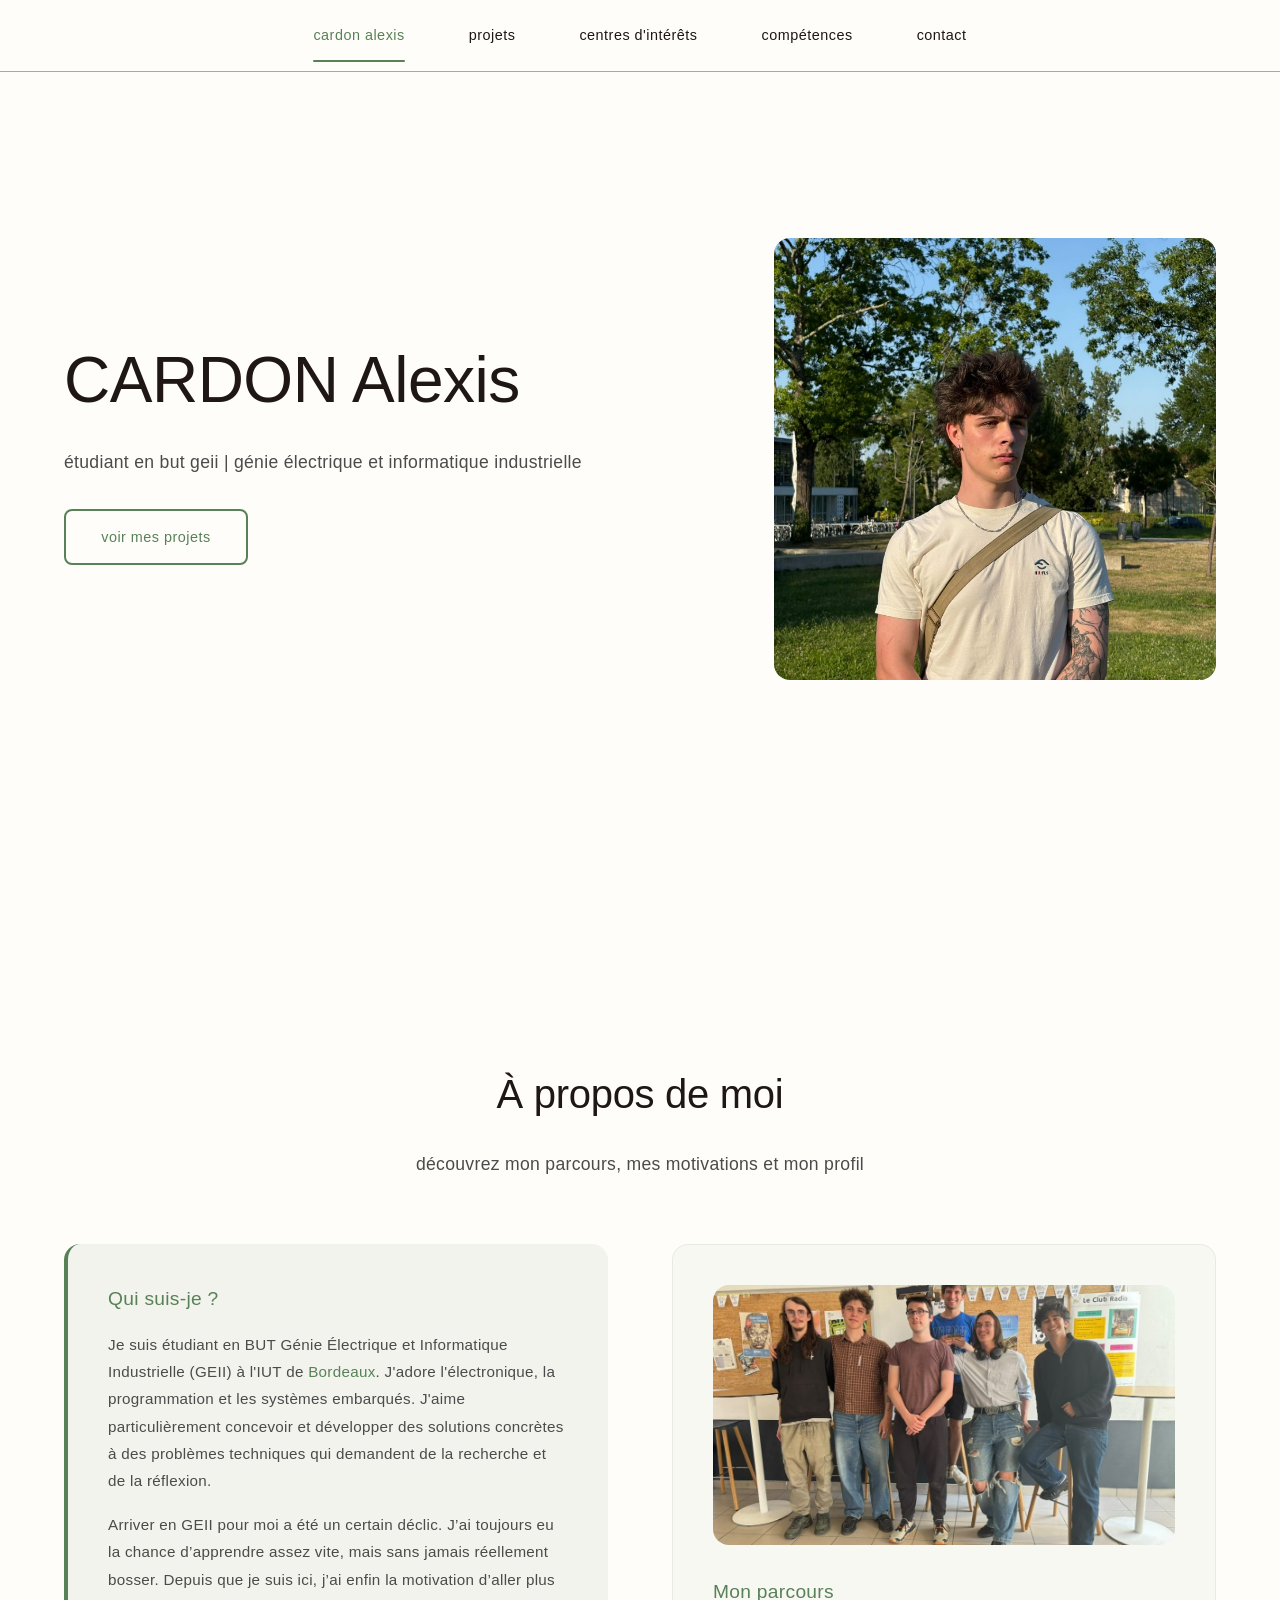
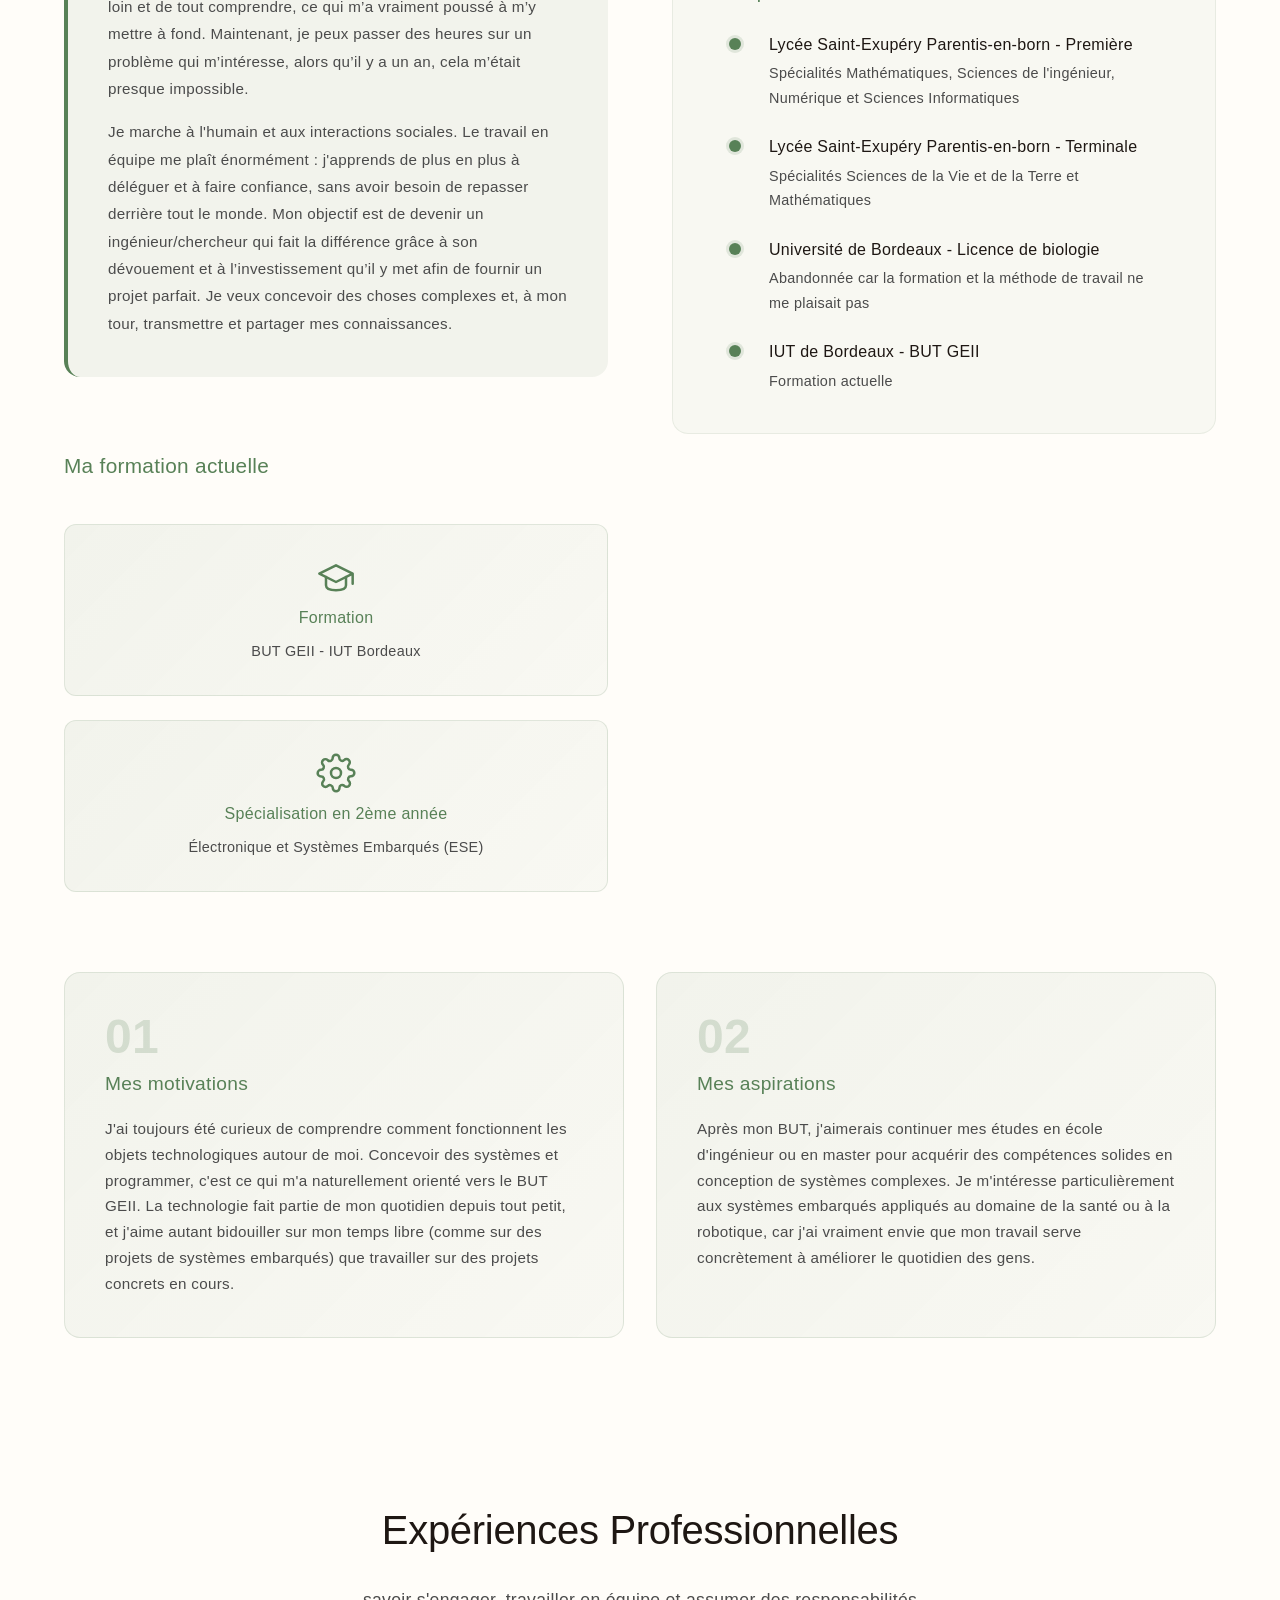
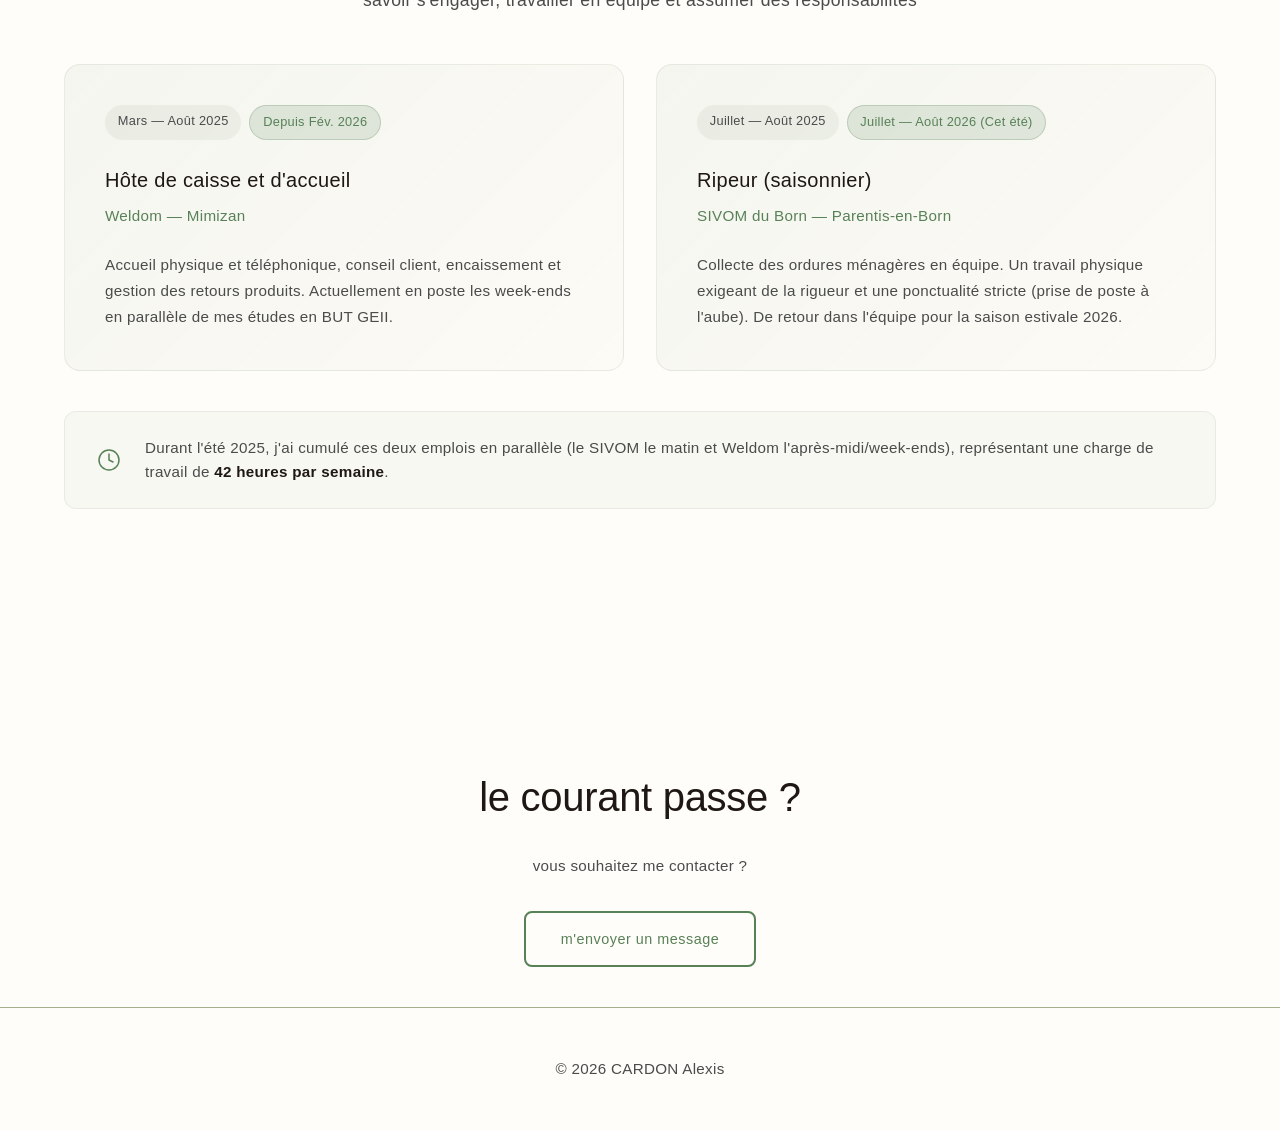
<file: index.html>
<!DOCTYPE html>
<html lang="fr">
<head>
    <meta charset="UTF-8">
    <meta name="viewport" content="width=device-width, initial-scale=1.0">
    <title>Portfolio CA</title>
    <link rel="stylesheet" href="styles.css">
</head>
<body>

<!-- NAVIGATION (SANS "À PROPOS") -->
<nav>
    <div class="nav-container">
        <a href="index.html" class="nav-logo">cardon alexis</a>
        
        <div class="nav-item">
            <a href="projects.html">projets</a>
            <div class="dropdown">
                <div class="dropdown-title">Projets GEII (SAÉ)</div>
                <a href="project-1.html">Projet SLR</a>
                <a href="project-2.html">Projet TDB</a>
                <a href="project-3.html">Projet KAH</a>
                
                <div class="dropdown-title">Projets paraGEII</div>
                <a href="project-dutss.html">DU Santé</a>
                
                <div class="dropdown-title">Projets Perso</div>
                <a href="project-ambilight.html">Projet Ambilight</a>
                <a href="project-pomometeo.html">Cube & Station Météo</a>
            </div>
        </div>
        
        <a href="interests.html">centres d'intérêts</a>
        <a href="skills.html">compétences</a>
        <a href="contact.html">contact</a>
    </div>
</nav>

<main class="page">
    <!-- SECTION HERO -->
    <div class="container">
        <div class="grid-asymmetric" style="min-height: 70vh; align-items: center;">
            <div>
                <h1>CARDON Alexis</h1>
                <p style="font-size: 1.1rem; color: var(--text-secondary); margin-bottom: 2rem;">
                    étudiant en but geii | génie électrique et informatique industrielle
                </p>
                <a href="projects.html" class="btn">voir mes projets</a>
            </div>
            <div style="
                width: 100%;
                aspect-ratio: 1;
                border-radius: 16px;
                overflow: hidden;
                animation: slideUp 0.8s ease 0.2s backwards;
            ">
                <img src="images/hero.jpg" alt="CARDON Alexis" style="width: 100%; height: 100%; object-fit: cover; object-position: center;">
            </div>
        </div>
    </div>

    <!-- ESPACE BLANC INTENTIONNEL -->
    <div style="height: 6rem;"></div>

    <!-- SECTION À PROPOS (STYLISÉE) -->
    <div class="container">
        <div class="about-section">
            <div style="height: 4rem;"></div>
            
            <div class="about-header">
                <h2>À propos de moi</h2>
                <p class="about-subtitle">découvrez mon parcours, mes motivations et mon profil</p>
            </div>
            
            <!-- GRILLE 2 COLONNES -->
            <div class="about-grid">
                <!-- GAUCHE : TEXTE + CARTES -->
                <div class="about-left">
                    <div class="about-intro">
                        <h3>Qui suis-je ?</h3>
                        <p>
                            Je suis étudiant en BUT Génie Électrique et Informatique Industrielle (GEII) à l'IUT de <span class="accent-text">Bordeaux</span>. 
                            J'adore l'électronique, la programmation et les systèmes embarqués. J'aime particulièrement concevoir et développer des solutions concrètes à des problèmes techniques qui demandent de la recherche et de la réflexion.
                        </p>
                        <p style="margin-top: 1rem;">
                            Arriver en GEII pour moi a été un certain déclic. J’ai toujours eu la chance d’apprendre assez vite, mais sans jamais réellement bosser. Depuis que je suis ici, j’ai enfin la motivation d’aller plus loin et de tout comprendre, ce qui m’a vraiment poussé à m’y mettre à fond. Maintenant, je peux passer des heures sur un problème qui m’intéresse, alors qu’il y a un an, cela m’était presque impossible.
                        </p>
                        <p style="margin-top: 1rem;">
                            Je marche à l'humain et aux interactions sociales. Le travail en équipe me plaît énormément : j'apprends de plus en plus à déléguer et à faire confiance, sans avoir besoin de repasser derrière tout le monde. Mon objectif est de devenir un ingénieur/chercheur qui fait la différence grâce à son dévouement et à l’investissement qu’il y met afin de fournir un projet parfait. Je veux concevoir des choses complexes et, à mon tour, transmettre et partager mes connaissances.
                        </p>
                    </div>

                    <!-- CARTES INFO -->
                    <h3 style="color: var(--accent); font-size: 1.3rem; font-weight: 500; margin-top: 2.5rem; margin-bottom: 0.6rem;">Ma formation actuelle</h3>
                    <div class="about-info-cards">
                        <div class="info-card">
                            <div class="card-icon">
                                <svg viewBox="0 0 24 24">
                                    <path d="M22 10v6M2 10l10-5 10 5-10 5z"></path>
                                    <path d="M6 12v5c0 2 2 3 6 3s6-1 6-3v-5"></path>
                                </svg>
                            </div>
                            <h4>Formation</h4>
                            <p>BUT GEII - IUT Bordeaux</p>
                        </div>
                        <div class="info-card">
                            <div class="card-icon">
                                <svg viewBox="0 0 24 24">
                                    <circle cx="12" cy="12" r="3"></circle>
                                    <path d="M19.4 15a1.65 1.65 0 0 0 .33 1.82l.06.06a2 2 0 1 1-2.83 2.83l-.06-.06a1.65 1.65 0 0 0-1.82-.33 1.65 1.65 0 0 0-1 1.51V21a2 2 0 0 1-4 0v-.09A1.65 1.65 0 0 0 9 19.4a1.65 1.65 0 0 0-1.82.33l-.06.06a2 2 0 1 1-2.83-2.83l.06-.06a1.65 1.65 0 0 0 .33-1.82 1.65 1.65 0 0 0-1.51-1H3a2 2 0 0 1 0-4h.09A1.65 1.65 0 0 0 4.6 9a1.65 1.65 0 0 0-.33-1.82l-.06-.06a2 2 0 1 1 2.83-2.83l.06.06a1.65 1.65 0 0 0 1.82.33H9a1.65 1.65 0 0 0 1-1.51V3a2 2 0 0 1 4 0v.09a1.65 1.65 0 0 0 1 1.51 1.65 1.65 0 0 0 1.82-.33l.06-.06a2 2 0 1 1 2.83 2.83l-.06.06a1.65 1.65 0 0 0-.33 1.82V9a1.65 1.65 0 0 0 1.51 1H21a2 2 0 0 1 0 4h-.09a1.65 1.65 0 0 0-1.51 1z"></path>
                                </svg>
                            </div>
                            <h4>Spécialisation en 2ème année</h4>
                            <p>Électronique et Systèmes Embarqués (ESE)</p>
                        </div>
                    </div>
                </div>

                <!-- DROITE : VISUAL + DÉTAILS -->
                <div class="about-right">
                    <div class="about-visual-card">
                        <div style="
                            width: 100%;
                            aspect-ratio: 16/9;
                            border-radius: 16px;
                            overflow: hidden;
                            animation: slideUp 0.8s ease 0.2s backwards;
                            margin-bottom: 2rem;
                        ">
                            <img src="images/about.jpg" alt="Groupe d'étudiants GEII" style="width: 100%; height: 100%; object-fit: cover; object-position: center;">
                        </div>

                        <div class="about-details">
                            <h3>Mon parcours</h3>
                            <div class="timeline">
                                <div class="timeline-item">
                                    <div class="timeline-dot"></div>
                                    <div class="timeline-content">
                                        <h4>Lycée Saint-Exupéry Parentis-en-born - Première</h4>
                                        <p>Spécialités Mathématiques, Sciences de l'ingénieur, Numérique et Sciences Informatiques</p>
                                    </div>
                                </div>
                                <div class="timeline-item">
                                    <div class="timeline-dot"></div>
                                    <div class="timeline-content">
                                        <h4>Lycée Saint-Exupéry Parentis-en-born - Terminale</h4>
                                        <p>Spécialités Sciences de la Vie et de la Terre et Mathématiques</p>
                                    </div>
                                </div>
                                <div class="timeline-item">
                                    <div class="timeline-dot"></div>
                                    <div class="timeline-content">
                                        <h4>Université de Bordeaux - Licence de biologie </h4>
                                        <p>Abandonnée car la formation et la méthode de travail ne me plaisait pas</p>
                                    </div>
                                </div>
                                <div class="timeline-item">
                                    <div class="timeline-dot"></div>
                                    <div class="timeline-content">
                                        <h4>IUT de Bordeaux - BUT GEII</h4>
                                        <p>Formation actuelle</p>
                                    </div>
                                </div>
                            </div>
                        </div>
                    </div>
                </div>
            </div>

            <!-- SECTION MOTIVATIONS ET VISION -->
            <div style="height: 2rem;"></div>

            <div class="about-cta-grid">
                <div class="cta-card">
                    <div class="cta-number">01</div>
                    <h3>Mes motivations</h3>
                    <p>
                        J'ai toujours été curieux de comprendre comment fonctionnent les objets technologiques autour de moi. Concevoir des systèmes et programmer, c'est ce qui m'a naturellement orienté vers le BUT GEII. La technologie fait partie de mon quotidien depuis tout petit, et j'aime autant bidouiller sur mon temps libre (comme sur des projets de systèmes embarqués) que travailler sur des projets concrets en cours.
                    </p>
                </div>
                <div class="cta-card">
                    <div class="cta-number">02</div>
                    <h3>Mes aspirations</h3>
                    <p>
                        Après mon BUT, j'aimerais continuer mes études en école d'ingénieur ou en master pour acquérir des compétences solides en conception de systèmes complexes. Je m'intéresse particulièrement aux systèmes embarqués appliqués au domaine de la santé ou à la robotique, car j'ai vraiment envie que mon travail serve concrètement à améliorer le quotidien des gens.
                    </p>
                </div>
            </div>

        </div>
    </div>

    <!-- SECTION EXPÉRIENCES PROFESSIONNELLES -->
    <div class="container">
        <div style="height: 2rem;"></div>
        <div class="experience-header" style="text-align: center; margin-bottom: 3rem;">
            <h2>Expériences Professionnelles</h2>
            <p style="color: var(--text-secondary); font-size: 1.1rem; margin-top: 0.5rem;">savoir s'engager, travailler en équipe et assumer des responsabilités</p>
        </div>
        
        <div class="experience-grid-clean">
            <!-- EXPÉRIENCE 1 -->
            <div class="experience-clean-card">
                <div class="exp-dates-container">
                    <span class="exp-date-badge">Mars — Août 2025</span>
                    <span class="exp-date-badge accent-badge">Depuis Fév. 2026</span>
                </div>
                <h3>Hôte de caisse et d'accueil</h3>
                <h4 class="exp-company">Weldom — Mimizan</h4>
                <p>
                    Accueil physique et téléphonique, conseil client, encaissement et gestion des retours produits. 
                    Actuellement en poste les week-ends en parallèle de mes études en BUT GEII.
                </p>
            </div>
            
            <!-- EXPÉRIENCE 2 -->
            <div class="experience-clean-card">
                <div class="exp-dates-container">
                    <span class="exp-date-badge">Juillet — Août 2025</span>
                    <span class="exp-date-badge accent-badge">Juillet — Août 2026 (Cet été)</span>
                </div>
                <h3>Ripeur (saisonnier)</h3>
                <h4 class="exp-company">SIVOM du Born — Parentis-en-Born</h4>
                <p>
                    Collecte des ordures ménagères en équipe. 
                    Un travail physique exigeant de la rigueur et une ponctualité stricte (prise de poste à l'aube). De retour dans l'équipe pour la saison estivale 2026.
                </p>
            </div>
        </div>
        
        <!-- COMPACT CUMUL HIGHLIGHT -->
        <div class="experience-cumul-note">
            <svg class="cumul-icon" viewBox="0 0 24 24">
                <circle cx="12" cy="12" r="10"></circle>
                <polyline points="12 6 12 12 16 14"></polyline>
            </svg>
            <p>
                Durant l'été 2025, j'ai cumulé ces deux emplois en parallèle (le SIVOM le matin et Weldom l'après-midi/week-ends), représentant une charge de travail de <strong>42 heures par semaine</strong>.
            </p>
        </div>
        
        <div style="height: 4rem;"></div>
    </div>

    <!-- ESPACE BLANC INTENTIONNEL -->
    <div style="height: 8rem;"></div>

    <!-- CALL TO ACTION ASYMÉTRIQUE -->
    <div class="container-small">
        <div style="text-align: center;">
            <h2>le courant passe ?</h2>
            <p style="margin-bottom: 2rem;">vous souhaitez me contacter ?</p>
            <a href="contact.html" class="btn">m'envoyer un message</a>
        </div>
    </div>
</main>

<footer>
    <p>&copy; 2026 CARDON Alexis</p>
</footer>

<style>
    @keyframes slideUp {
        from {
            opacity: 0;
            transform: translateY(40px);
        }
        to {
            opacity: 1;
            transform: translateY(0);
        }
    }

    .logo {
        font-size: 1rem;
        font-weight: 700;
        color: var(--text-primary);
    }

    .logo-subtitle {
        font-size: 0.8rem;
        color: var(--text-secondary);
        font-weight: 400;
    }

    /* STYLES SUPPLÉMENTAIRES POUR LA SECTION ABOUT */
    .accent-text {
        color: var(--accent);
        font-weight: 500;
    }

    .about-header {
        text-align: center;
        margin-bottom: 4rem;
        animation: fadeInUp 0.8s ease 0.1s backwards;
    }

    .about-subtitle {
        font-size: 1.1rem;
        color: var(--text-secondary);
        animation: none;
    }

    .about-grid {
        display: grid;
        grid-template-columns: 1fr 1fr;
        gap: 4rem;
        margin-bottom: 3rem;
        animation: fadeInUp 0.8s ease 0.15s backwards;
    }

    .about-left {
        display: flex;
        flex-direction: column;
        gap: 2rem;
    }

    .about-intro {
        padding: 2.5rem;
        background: rgba(88, 129, 87, 0.08);
        border-radius: 16px;
        border-left: 4px solid var(--accent);
        animation: fadeInUp 0.8s ease 0.2s backwards;
    }

    .about-intro h3 {
        color: var(--accent);
        margin-bottom: 1rem;
        font-weight: 500;
    }

    .about-intro p {
        line-height: 1.8;
        animation: none;
    }

    .about-info-cards {
        display: grid;
        grid-template-columns: 1fr;
        gap: 1.5rem;
    }

    .info-card {
        padding: 2rem;
        background: linear-gradient(135deg, rgba(88, 129, 87, 0.08) 0%, rgba(88, 129, 87, 0.04) 100%);
        border: 1px solid rgba(88, 129, 87, 0.15);
        border-radius: 12px;
        text-align: center;
        transition: all 0.4s cubic-bezier(0.34, 1.56, 0.64, 1);
        animation: fadeInUp 0.8s ease forwards;
    }

    .info-card:nth-child(1) { animation-delay: 0.25s; }
    .info-card:nth-child(2) { animation-delay: 0.3s; }
    .info-card:nth-child(3) { animation-delay: 0.35s; }

    .info-card:hover {
        background: linear-gradient(135deg, rgba(88, 129, 87, 0.12) 0%, rgba(88, 129, 87, 0.08) 100%);
        border-color: var(--accent);
        transform: translateY(-6px);
        box-shadow: 0 12px 24px rgba(88, 129, 87, 0.15);
    }

    .info-card h4 {
        color: var(--accent);
        margin-bottom: 0.5rem;
        font-weight: 500;
    }

    .info-card p {
        font-size: 0.9rem;
        color: var(--text-secondary);
        animation: none;
    }

    .about-right {
        animation: fadeInUp 0.8s ease 0.2s backwards;
    }

    .about-visual-card {
        padding: 2.5rem;
        background: rgba(88, 129, 87, 0.04);
        border: 1px solid rgba(88, 129, 87, 0.1);
        border-radius: 16px;
    }

    .about-details {
        margin-top: 2rem;
    }

    .about-details h3 {
        color: var(--accent);
        margin-bottom: 1.5rem;
        font-weight: 500;
    }

    .timeline {
        position: relative;
        padding-left: 1.5rem;
    }

    .timeline::before {
        content: '';
        position: absolute;
        left: 0;
        top: 0;
        bottom: 0;
        width: 2px;
        background: linear-gradient(to bottom, var(--accent), rgba(88, 129, 87, 0.2));
        border-radius: 2px;
    }

    .timeline-item {
        display: grid;
        grid-template-columns: auto 1fr;
        gap: 1.5rem;
        margin-bottom: 1.5rem;
        position: relative;
    }

    .timeline-item:last-child {
        margin-bottom: 0;
    }

    .timeline-dot {
        width: 12px;
        height: 12px;
        background: var(--accent);
        border-radius: 50%;
        position: absolute;
        left: -8px;
        top: 6px;
        box-shadow: 0 0 0 3px rgba(88, 129, 87, 0.15);
    }

    .timeline-content h4 {
        color: var(--text-primary);
        margin-bottom: 0.25rem;
        font-weight: 500;
    }

    .timeline-content p {
        font-size: 0.9rem;
        color: var(--text-secondary);
        animation: none;
    }

    .about-cta-grid {
        display: grid;
        grid-template-columns: repeat(auto-fit, minmax(280px, 1fr));
        gap: 2rem;
        animation: fadeInUp 0.8s ease 0.25s backwards;
    }

    .cta-card {
        padding: 2.5rem;
        background: linear-gradient(135deg, rgba(88, 129, 87, 0.08) 0%, rgba(88, 129, 87, 0.04) 100%);
        border: 1px solid rgba(88, 129, 87, 0.15);
        border-radius: 16px;
        position: relative;
        overflow: hidden;
        transition: all 0.4s cubic-bezier(0.34, 1.56, 0.64, 1);
    }

    .cta-card::before {
        content: '';
        position: absolute;
        top: 0;
        left: 0;
        right: 0;
        height: 3px;
        background: var(--accent);
        transform: scaleX(0);
        transform-origin: left;
        transition: transform 0.4s ease;
    }

    .cta-card:hover {
        background: linear-gradient(135deg, rgba(88, 129, 87, 0.12) 0%, rgba(88, 129, 87, 0.08) 100%);
        border-color: var(--accent);
        transform: translateY(-8px);
        box-shadow: 0 16px 32px rgba(88, 129, 87, 0.15);
    }

    .cta-card:hover::before {
        transform: scaleX(1);
    }

    .cta-number {
        font-size: 3rem;
        font-weight: 700;
        color: var(--accent);
        opacity: 0.2;
        margin-bottom: 0.5rem;
        line-height: 1;
    }

    .cta-card h3 {
        color: var(--accent);
        margin-bottom: 1rem;
        font-weight: 500;
    }

    .cta-card p {
        font-size: 0.95rem;
        line-height: 1.7;
        color: var(--text-secondary);
        animation: none;
    }

    @media (max-width: 1024px) {
        .about-grid {
            grid-template-columns: 1fr;
            gap: 2rem;
        }
    }

    @media (max-width: 768px) {
        .about-cta-grid {
            grid-template-columns: 1fr;
        }
    }

    /* STYLE DES EXPÉRIENCES PROFESSIONNELLES (VERSION COMPACTE) */
    .experience-grid-clean {
        display: grid;
        grid-template-columns: repeat(auto-fit, minmax(340px, 1fr));
        gap: 2rem;
        margin-bottom: 2.5rem;
        animation: slideUp 0.8s ease 0.2s backwards;
    }

    .experience-clean-card {
        padding: 2.5rem;
        background: linear-gradient(135deg, rgba(88, 129, 87, 0.06) 0%, rgba(88, 129, 87, 0.02) 100%);
        border: 1px solid rgba(88, 129, 87, 0.12);
        border-radius: 16px;
        transition: all 0.4s cubic-bezier(0.34, 1.56, 0.64, 1);
        position: relative;
        overflow: hidden;
    }

    .experience-clean-card::before {
        content: '';
        position: absolute;
        top: 0;
        left: 0;
        bottom: 0;
        width: 3px;
        background: var(--accent);
        transform: scaleY(0);
        transform-origin: top;
        transition: transform 0.4s ease;
    }

    .experience-clean-card:hover {
        background: linear-gradient(135deg, rgba(88, 129, 87, 0.1) 0%, rgba(88, 129, 87, 0.05) 100%);
        border-color: var(--accent);
        transform: translateY(-4px);
        box-shadow: 0 12px 24px rgba(88, 129, 87, 0.12);
    }

    .experience-clean-card:hover::before {
        transform: scaleY(1);
    }

    .exp-dates-container {
        display: flex;
        flex-wrap: wrap;
        gap: 0.5rem;
        margin-bottom: 1.5rem;
    }

    .exp-date-badge {
        display: inline-block;
        padding: 0.4rem 0.8rem;
        background: rgba(88, 129, 87, 0.08);
        color: var(--text-secondary);
        border-radius: 20px;
        font-size: 0.8rem;
        font-weight: 500;
    }

    .exp-date-badge.accent-badge {
        background: rgba(88, 129, 87, 0.16);
        color: var(--accent);
        border: 1px solid rgba(88, 129, 87, 0.25);
    }

    .experience-clean-card h3 {
        color: var(--text-primary);
        font-size: 1.25rem;
        margin-bottom: 0.5rem;
        font-weight: 500;
    }

    .exp-company {
        color: var(--accent);
        font-size: 0.95rem;
        font-weight: 400;
        margin-bottom: 1.5rem;
    }

    .experience-clean-card p {
        font-size: 0.95rem;
        line-height: 1.7;
        color: var(--text-secondary);
        animation: none;
    }

    .experience-cumul-note {
        display: flex;
        align-items: center;
        gap: 1.5rem;
        padding: 1.5rem 2rem;
        background: rgba(88, 129, 87, 0.04);
        border: 1px solid rgba(88, 129, 87, 0.1);
        border-radius: 12px;
        animation: slideUp 0.8s ease 0.25s backwards;
    }

    .cumul-icon {
        width: 24px;
        height: 24px;
        fill: none;
        stroke: var(--accent);
        stroke-width: 1.5;
        stroke-linecap: round;
        stroke-linejoin: round;
        flex-shrink: 0;
    }

    .experience-cumul-note p {
        font-size: 0.95rem;
        color: var(--text-secondary);
        line-height: 1.6;
        margin: 0;
        animation: none;
    }
    .experience-cumul-note strong {
        color: var(--text-primary);
    }
</style>

<script src="script.js"></script>

</body>
</html>
</file>
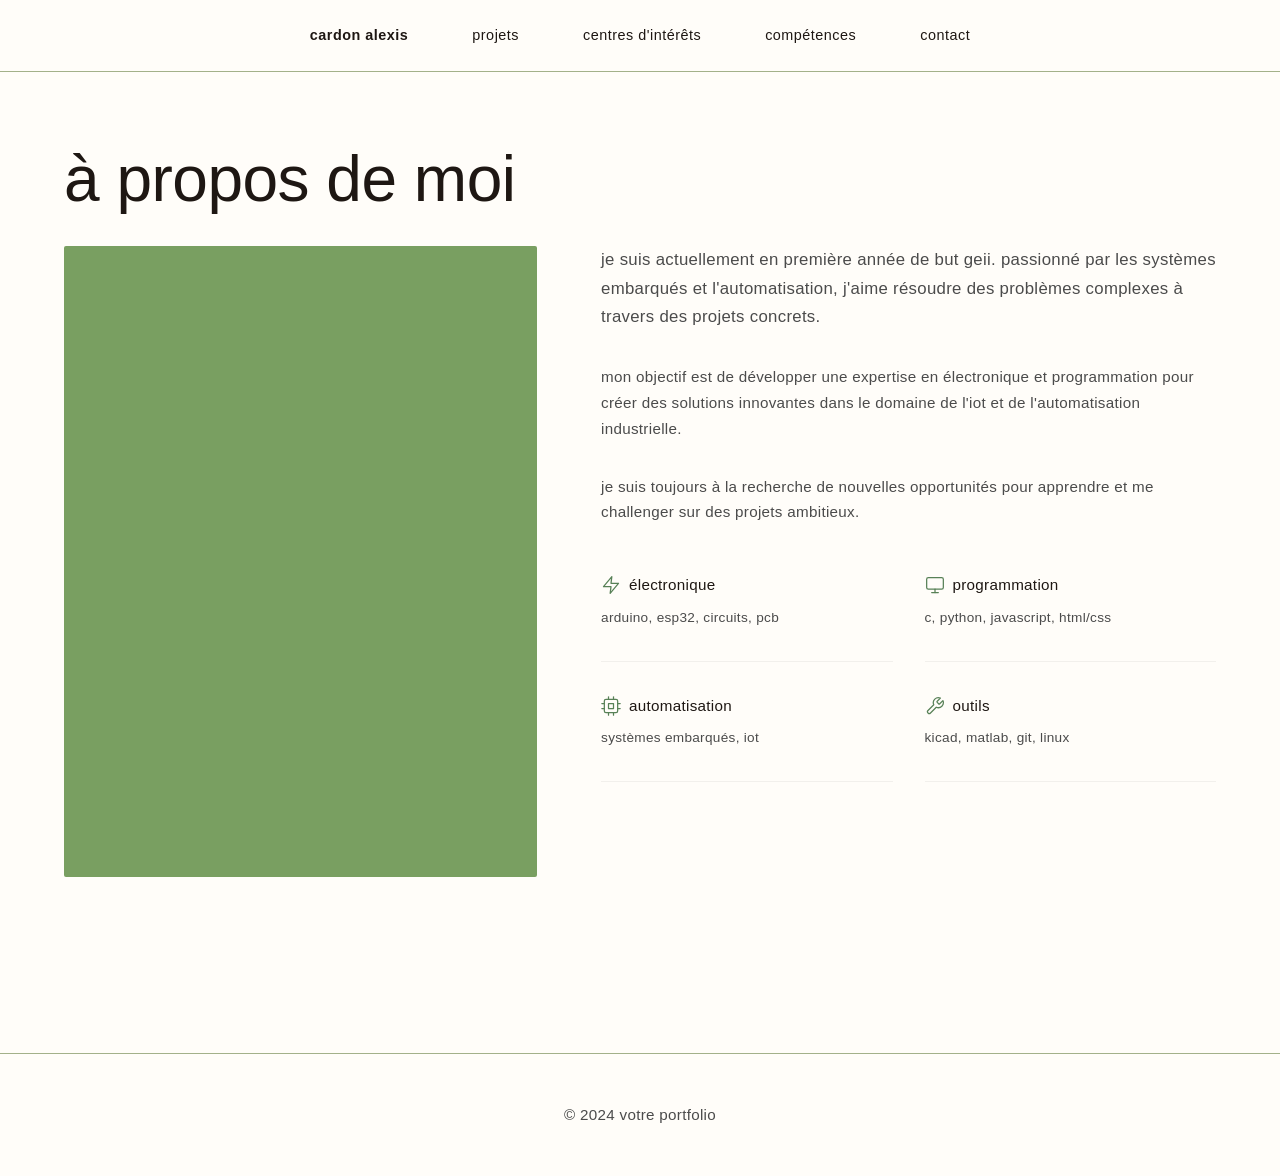
<file: about.html>
<!DOCTYPE html>
<html lang="fr">
<head>
    <meta charset="UTF-8">
    <meta name="viewport" content="width=device-width, initial-scale=1.0">
    <title>à propos - Portfolio CA</title>
    <link rel="stylesheet" href="styles.css">
    <style>
        .about-grid {
            display: grid;
            grid-template-columns: 1fr 1.3fr;
            gap: 4rem;
            align-items: start;
            margin-bottom: 5rem;
        }

        .about-image {
            width: 100%;
            aspect-ratio: 3/4;
            background: var(--bg-secondary);
            border-radius: 2px;
            animation: slideUp 0.8s ease 0.2s backwards;
        }

        .skills-list {
            display: grid;
            grid-template-columns: 1fr 1fr;
            gap: 2rem;
            margin-top: 3rem;
        }

        .skill-item {
            padding-bottom: 2rem;
            border-bottom: 1px solid rgba(0, 0, 0, 0.05);
        }

        .skill-item h4 {
            margin-bottom: 0.5rem;
            font-size: 0.95rem;
            text-transform: lowercase;
            display: flex;
            align-items: center;
            gap: 0.5rem;
        }

        .skill-item p {
            font-size: 0.85rem;
            color: var(--text-secondary);
        }

        .skill-icon {
            width: 20px;
            height: 20px;
            fill: none;
            stroke: var(--accent);
            stroke-width: 1.5;
            stroke-linecap: round;
            stroke-linejoin: round;
            flex-shrink: 0;
        }

        @media (max-width: 768px) {
            .about-grid {
                grid-template-columns: 1fr;
            }

            .skills-list {
                grid-template-columns: 1fr;
            }
        }

        @keyframes slideUp {
            from {
                opacity: 0;
                transform: translateY(40px);
            }
            to {
                opacity: 1;
                transform: translateY(0);
            }
        }
    </style>
</head>
<body>
    
<!-- NAVIGATION (SANS "À PROPOS") -->
<nav>
    <div class="nav-container">
        <a href="index.html" class="nav-logo">cardon alexis</a>
        
        <div class="nav-item">
            <a href="projects.html">projets</a>
            <div class="dropdown">
                <div class="dropdown-title">Projets GEII (SAÉ)</div>
                <a href="project-1.html">Projet SLR</a>
                <a href="project-2.html">Projet TDB</a>
                <a href="project-3.html">Projet KAH</a>
                
                <div class="dropdown-title">Projets paraGEII</div>
                <a href="project-dutss.html">DU Santé</a>
                
                <div class="dropdown-title">Projets Perso</div>
                <a href="project-ambilight.html">Projet Ambilight</a>
                <a href="project-pomometeo.html">Cube & Station Météo</a>
            </div>
        </div>
        
        <a href="interests.html">centres d'intérêts</a>
        <a href="skills.html">compétences</a>
        <a href="contact.html">contact</a>
    </div>
</nav>

    <main class="page">
        <div class="container">
            <h1>à propos de moi</h1>

            <div class="about-grid">
                <div class="about-image"></div>
                <div>
                    <p style="font-size: 1.05rem; margin-bottom: 2rem;">
                        je suis actuellement en première année de but geii. passionné par les systèmes embarqués et l'automatisation, j'aime résoudre des problèmes complexes à travers des projets concrets.
                    </p>
                    <p style="margin-bottom: 2rem;">
                        mon objectif est de développer une expertise en électronique et programmation pour créer des solutions innovantes dans le domaine de l'iot et de l'automatisation industrielle.
                    </p>
                    <p>
                        je suis toujours à la recherche de nouvelles opportunités pour apprendre et me challenger sur des projets ambitieux.
                    </p>

                    <div class="skills-list">
                        <div class="skill-item">
                            <h4>
                                <svg class="skill-icon" viewBox="0 0 24 24">
                                    <polygon points="13 2 3 14 12 14 11 22 21 10 12 10 13 2"></polygon>
                                </svg>
                                électronique
                            </h4>
                            <p>arduino, esp32, circuits, pcb</p>
                        </div>
                        <div class="skill-item">
                            <h4>
                                <svg class="skill-icon" viewBox="0 0 24 24">
                                    <rect x="2" y="3" width="20" height="14" rx="2" ry="2"></rect>
                                    <line x1="8" y1="21" x2="16" y2="21"></line>
                                    <line x1="12" y1="17" x2="12" y2="21"></line>
                                </svg>
                                programmation
                            </h4>
                            <p>c, python, javascript, html/css</p>
                        </div>
                        <div class="skill-item">
                            <h4>
                                <svg class="skill-icon" viewBox="0 0 24 24">
                                    <rect x="4" y="4" width="16" height="16" rx="2" ry="2"></rect>
                                    <rect x="9" y="9" width="6" height="6"></rect>
                                    <line x1="9" y1="1" x2="9" y2="4"></line>
                                    <line x1="15" y1="1" x2="15" y2="4"></line>
                                    <line x1="9" y1="20" x2="9" y2="23"></line>
                                    <line x1="15" y1="20" x2="15" y2="23"></line>
                                    <line x1="20" y1="9" x2="23" y2="9"></line>
                                    <line x1="20" y1="15" x2="23" y2="15"></line>
                                    <line x1="1" y1="9" x2="4" y2="9"></line>
                                    <line x1="1" y1="15" x2="4" y2="15"></line>
                                </svg>
                                automatisation
                            </h4>
                            <p>systèmes embarqués, iot</p>
                        </div>
                        <div class="skill-item">
                            <h4>
                                <svg class="skill-icon" viewBox="0 0 24 24">
                                    <path d="M14.7 6.3a1 1 0 0 0 0 1.4l1.6 1.6a1 1 0 0 0 1.4 0l3.77-3.77a6 6 0 0 1-7.94 7.94l-6.91 6.91a2.12 2.12 0 0 1-3-3l6.91-6.91a6 6 0 0 1 7.94-7.94l-3.76 3.76z"></path>
                                </svg>
                                outils
                            </h4>
                            <p>kicad, matlab, git, linux</p>
                        </div>
                    </div>
                </div>
            </div>
        </div>
    </main>

    <footer>
        <p>&copy; 2024 votre portfolio</p>
    </footer>
<script src="script.js"></script>
</body>
</html>
</file>
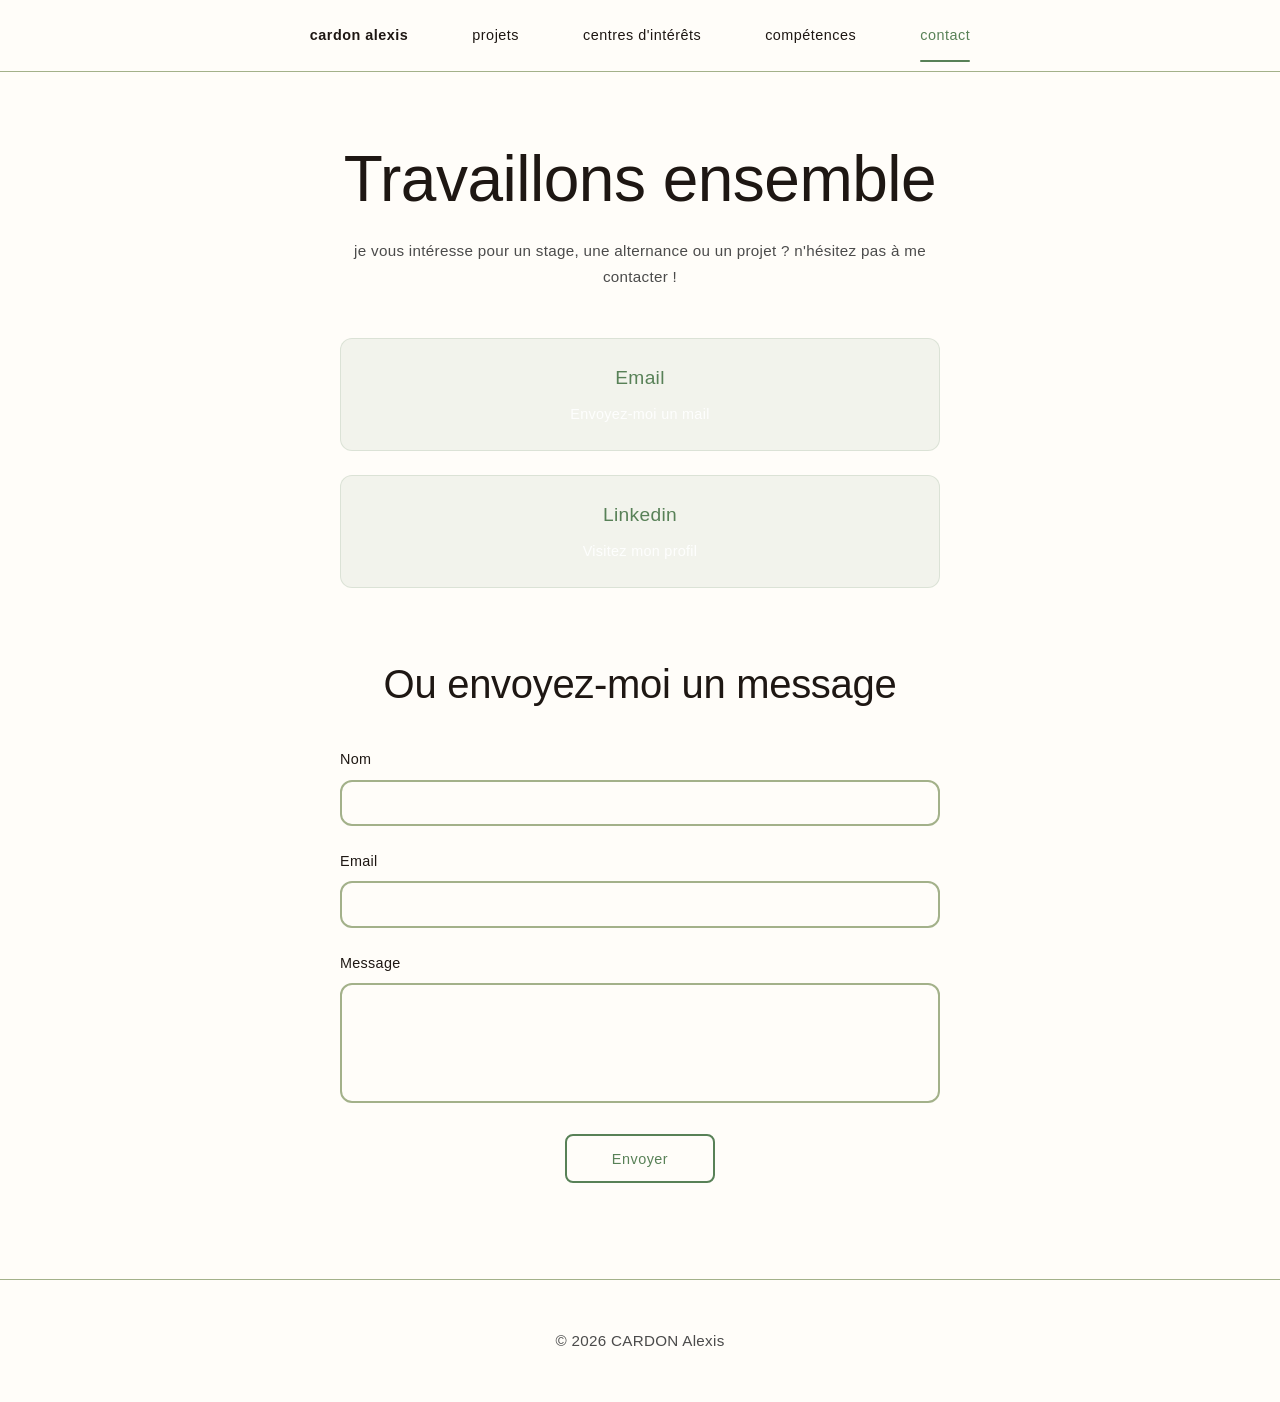
<file: contact.html>
<!DOCTYPE html>
<html lang="fr">
<head>
    <meta charset="UTF-8">
    <meta name="viewport" content="width=device-width, initial-scale=1.0">
    <title>contact - Portfolio CA</title>
    <link rel="stylesheet" href="styles.css">
    <style>
        .contact-container {
            max-width: 600px;
            margin: 0 auto;
            text-align: center;
            padding: 4rem 0;
        }

        .contact-container h1 {
            margin-bottom: 1.5rem;
        }

        .contact-links {
            display: flex;
            flex-direction: column;
            gap: 1.5rem;
            margin-top: 3rem;
        }

        .contact-link {
            padding: 1.5rem;
            background: rgba(88, 129, 87, 0.08);
            border: 1px solid rgba(88, 129, 87, 0.15);
            border-radius: 12px;
            transition: all 0.4s cubic-bezier(0.34, 1.56, 0.64, 1);
            text-decoration: none;
        }

        .contact-link:hover {
            background: rgba(88, 129, 87, 0.12);
            border-color: var(--accent);
            transform: translateY(-6px);
            box-shadow: 0 12px 24px rgba(88, 129, 87, 0.1);
        }

        .contact-link h3 {
            margin-bottom: 0.5rem;
            color: var(--accent);
        }

        .contact-link p {
            font-size: 0.9rem;
            animation: none;
        }

        .form-group {
            margin-bottom: 1.5rem;
            text-align: left;
        }

        .form-group label {
            display: block;
            margin-bottom: 0.5rem;
            font-size: 0.9rem;
            font-weight: 400;
        }

        .form-group input,
        .form-group textarea {
            width: 100%;
            padding: 0.8rem;
            border: 2px solid var(--border);
            background: var(--bg-primary);
            color: var(--text-primary);
            font-family: inherit;
            font-size: 0.95rem;
            border-radius: 12px;
            resize: none;
            transition: all 0.3s ease;
            font-weight: 300;
        }

        .form-group input:focus,
        .form-group textarea:focus {
            outline: none;
            border-color: var(--accent);
            background: var(--bg-primary);
            box-shadow: 0 0 0 3px rgba(88, 129, 87, 0.1);
            transform: translateY(-2px);
        }

        .form-group textarea {
            min-height: 120px;
        }

        @media (max-width: 768px) {
            .contact-links {
                flex-direction: column;
            }
        }

        /* Button Loading State */
        .btn {
            position: relative;
        }
        .btn-text {
            display: inline-block;
            transition: opacity 0.3s ease;
        }
        .btn.loading .btn-text {
            opacity: 0;
        }
        .btn-loader {
            position: absolute;
            left: 50%;
            top: 50%;
            transform: translate(-50%, -50%);
            opacity: 0;
            pointer-events: none;
            transition: opacity 0.3s ease;
        }
        .btn.loading .btn-loader {
            opacity: 1;
        }

        /* Spinner Animation */
        .spinner {
            animation: rotateSpinner 0.8s linear infinite;
            width: 20px;
            height: 20px;
            display: block;
        }
        @keyframes rotateSpinner {
            100% {
                transform: rotate(360deg);
            }
        }

        /* Success Animation Container */
        .animation-viewport {
            position: relative;
            width: 100%;
            max-width: 340px;
            height: 180px;
            margin: 0 auto 1.5rem;
            overflow: visible;
        }

        /* Trail Active drawing */
        .trail-active {
            stroke-dasharray: 450;
            stroke-dashoffset: 450;
            transition: stroke-dashoffset 1.8s cubic-bezier(0.25, 1, 0.5, 1);
        }
        .trail-active.animate {
            stroke-dashoffset: 0;
        }

        /* Animated Plane along path */
        #animated-plane {
            opacity: 0;
            transform-box: fill-box;
            transform-origin: center;
        }
        #animated-plane.animate {
            offset-path: path('M 30 140 Q 110 30 190 100 T 310 50');
            offset-rotate: auto;
            offset-distance: 0%;
            animation: flyAlongPath 1.8s cubic-bezier(0.25, 1, 0.5, 1) forwards;
        }
        @keyframes flyAlongPath {
            0% {
                offset-distance: 0%;
                opacity: 0;
                transform: scale(0.7);
            }
            10% {
                opacity: 1;
                transform: scale(1);
            }
            90% {
                opacity: 1;
                transform: scale(1);
            }
            100% {
                offset-distance: 100%;
                opacity: 0;
                transform: scale(0.7) translate(15px, -8px);
            }
        }

        /* Leaf particles */
        .leaf-particle {
            position: absolute;
            font-size: 1.3rem;
            pointer-events: none;
            opacity: 0;
            transform: scale(0.5);
            transition: all 1.2s cubic-bezier(0.34, 1.56, 0.64, 1);
        }
        .leaf-particle.animate {
            opacity: 0.7;
            transform: scale(1);
        }
        .leaf-1 {
            left: 20%;
            top: 60%;
            animation: floatLeaf1 6s ease-in-out infinite;
        }
        .leaf-2 {
            left: 50%;
            top: 25%;
            animation: floatLeaf2 8s ease-in-out infinite;
            animation-delay: 0.5s;
        }
        .leaf-3 {
            left: 75%;
            top: 65%;
            animation: floatLeaf3 7s ease-in-out infinite;
            animation-delay: 1s;
        }
        @keyframes floatLeaf1 {
            0%, 100% { transform: translateY(0) rotate(0deg) scale(1); }
            50% { transform: translateY(-12px) rotate(15deg) scale(1.1); }
        }
        @keyframes floatLeaf2 {
            0%, 100% { transform: translateY(0) rotate(0deg) scale(0.9); }
            50% { transform: translateY(-15px) rotate(-20deg) scale(1); }
        }
        @keyframes floatLeaf3 {
            0%, 100% { transform: translateY(0) rotate(0deg) scale(1); }
            50% { transform: translateY(-10px) rotate(25deg) scale(1.05); }
        }

        /* Success elements slide-up */
        .success-checkmark-wrapper {
            position: absolute;
            left: 50%;
            top: 50%;
            transform: translate(-50%, -50%) scale(0.5);
            opacity: 0;
            transition: all 0.6s cubic-bezier(0.34, 1.56, 0.64, 1);
        }
        .success-checkmark-wrapper.show {
            opacity: 1;
            transform: translate(-50%, -50%) scale(1);
        }

        .success-title,
        .success-desc,
        #reset-form-btn {
            opacity: 0;
            transform: translateY(15px);
            transition: all 0.6s cubic-bezier(0.16, 1, 0.3, 1);
        }
        .success-title.show {
            opacity: 1;
            transform: translateY(0);
        }
        .success-desc.show {
            opacity: 1;
            transform: translateY(0);
        }
        #reset-form-btn.show {
            opacity: 1;
            transform: translateY(0);
        }
    </style>
</head>
<body>

<!-- NAVIGATION (SANS "À PROPOS") -->
<nav>
    <div class="nav-container">
        <a href="index.html" class="nav-logo">cardon alexis</a>
        
        <div class="nav-item">
            <a href="projects.html">projets</a>
            <div class="dropdown">
                <div class="dropdown-title">Projets GEII (SAÉ)</div>
                <a href="project-1.html">Projet SLR</a>
                <a href="project-2.html">Projet TDB</a>
                <a href="project-3.html">Projet KAH</a>
                
                <div class="dropdown-title">Projets paraGEII</div>
                <a href="project-dutss.html">DU Santé</a>
                
                <div class="dropdown-title">Projets Perso</div>
                <a href="project-ambilight.html">Projet Ambilight</a>
                <a href="project-pomometeo.html">Cube & Station Météo</a>
            </div>
        </div>
        
        <a href="interests.html">centres d'intérêts</a>
        <a href="skills.html">compétences</a>
        <a href="contact.html">contact</a>
    </div>
</nav>
    
<main class="page">
    <div class="container-small">
        <div class="contact-container">
            <h1>Travaillons ensemble</h1>
            <p>je vous intéresse pour un stage, une alternance ou un projet ? n'hésitez pas à me contacter !</p>

            <div class="contact-links">
                <a href="mailto:alexis.cardon@etu.u-bordeaux.fr" class="contact-link">
                    <h3>Email</h3>
                    <p>Envoyez-moi un mail</p>
                </a>
                <a href="https://linkedin.com/in/alexis-cardon-b4b9783b4?" target="_blank" class="contact-link">
                    <h3>Linkedin</h3>
                    <p>Visitez mon profil</p>
                </a>
            </div>

            <div id="contact-form-wrapper" style="margin-top: 4rem; position: relative; min-height: 380px;">
                <div id="contact-form-inner" style="transition: all 0.5s ease;">
                    <h2 style="margin-bottom: 2rem;">Ou envoyez-moi un message</h2>
                    <form id="contact-form">
                        <div class="form-group">
                            <label for="name">Nom</label>
                            <input type="text" id="name" name="name" required>
                        </div>
                        <div class="form-group">
                            <label for="email">Email</label>
                            <input type="email" id="email" name="email" required>
                        </div>
                        <div class="form-group">
                            <label for="message">Message</label>
                            <textarea id="message" name="message" required></textarea>
                        </div>
                        <button type="submit" id="submit-btn" class="btn" style="min-width: 150px; transition: all 0.3s ease;">
                            <span class="btn-text">Envoyer</span>
                            <span class="btn-loader">
                                <svg class="spinner" viewBox="0 0 50 50">
                                    <circle cx="25" cy="25" r="20" fill="none" stroke="currentColor" stroke-width="5" stroke-dasharray="90, 150" stroke-dashoffset="0" stroke-linecap="round"></circle>
                                </svg>
                            </span>
                        </button>
                    </form>
                </div>

                <div id="contact-success-message" style="display: none; text-align: center; padding: 2rem 1.5rem;">
                    <div class="animation-viewport">
                        <svg class="flight-path-svg" viewBox="0 0 340 180" style="width: 100%; height: 100%; overflow: visible;">
                            <path class="trail-bg" d="M 30 140 Q 110 30 190 100 T 310 50" fill="none" stroke="rgba(88, 129, 87, 0.15)" stroke-width="2" stroke-dasharray="5,6" />
                            <path class="trail-active" id="active-trail" d="M 30 140 Q 110 30 190 100 T 310 50" fill="none" stroke="var(--accent)" stroke-width="2.5" stroke-linecap="round" />
                            <g id="animated-plane">
                                <path d="M-12,-8 L15,0 L-12,8 L-8,0 Z" fill="var(--accent)" stroke="var(--accent-hover)" stroke-width="1.5" stroke-linejoin="round"/>
                                <path d="M-8,0 L0,3 L-8,4 Z" fill="rgba(0,0,0,0.15)"/>
                            </g>
                        </svg>

                        <div class="success-checkmark-wrapper" id="success-checkmark">
                            <div style="width: 60px; height: 60px; background: rgba(88, 129, 87, 0.1); border: 2px solid var(--accent); border-radius: 50%; display: flex; align-items: center; justify-content: center; box-shadow: 0 8px 20px rgba(88, 129, 87, 0.15);">
                                <svg viewBox="0 0 24 24" style="width: 30px; height: 30px; fill: none; stroke: var(--accent); stroke-width: 3; stroke-linecap: round; stroke-linejoin: round;">
                                    <polyline points="20 6 9 17 4 12"></polyline>
                                </svg>
                            </div>
                        </div>

                        <!-- Vector leaf particles aligned with artistic direction -->
                        <div class="leaf-particle leaf-1">
                            <svg viewBox="0 0 24 24" style="width: 22px; height: 22px; fill: var(--accent); stroke: var(--accent-hover); stroke-width: 1; stroke-linecap: round; display: block;">
                                <path d="M 2 22 C 6 14, 12 6, 22 2 C 18 10, 10 18, 2 22 Z" />
                                <path d="M 2 22 L 15 11" fill="none" stroke="var(--bg-primary)" stroke-width="1" />
                            </svg>
                        </div>
                        <div class="leaf-particle leaf-2">
                            <svg viewBox="0 0 24 24" style="width: 20px; height: 20px; fill: var(--accent); stroke: var(--accent-hover); stroke-width: 1; stroke-linecap: round; display: block;">
                                <path d="M 2 22 C 4 15, 10 8, 22 4 C 15 10, 8 16, 2 22 Z" />
                                <path d="M 2 22 C 5 18, 10 14, 16 11" fill="none" stroke="var(--bg-primary)" stroke-width="1" />
                            </svg>
                        </div>
                        <div class="leaf-particle leaf-3">
                            <svg viewBox="0 0 24 24" style="width: 24px; height: 24px; fill: var(--accent); stroke: var(--accent-hover); stroke-width: 1; stroke-linecap: round; display: block;">
                                <path d="M 2 22 C 9 17, 13 11, 20 2 C 15 12, 7 17, 2 22 Z" />
                                <path d="M 2 22 L 13 13" fill="none" stroke="var(--bg-primary)" stroke-width="1" />
                            </svg>
                        </div>
                    </div>

                    <h3 class="success-title" id="success-title" style="color: var(--accent); font-size: 1.5rem; font-weight: 500; margin-bottom: 0.8rem;">Message prêt !</h3>
                    <p class="success-desc" id="success-desc" style="color: var(--text-secondary); font-size: 0.95rem; line-height: 1.6; max-width: 450px; margin: 0 auto 2rem;">Votre boîte mail va s'ouvrir automatiquement pour envoyer le message. Merci pour votre intérêt !</p>
                    
                    <!-- Fallback box -->
                    <div id="email-fallback-box" style="margin-top: 1.5rem; margin-bottom: 2rem; background: rgba(88, 129, 87, 0.05); border: 1px dashed var(--border); padding: 1.2rem; border-radius: 12px; text-align: left; display: none; max-width: 480px; margin-left: auto; margin-right: auto; animation: slideUp 0.5s ease;">
                        <p style="font-size: 0.85rem; color: var(--text-secondary); margin-bottom: 0.8rem; font-weight: 400; text-align: center; animation: none;">Si votre boîte mail ne s'ouvre pas, vous pouvez copier-coller les informations ci-dessous :</p>
                        
                        <div style="margin-bottom: 0.6rem; font-size: 0.85rem;">
                            <strong style="color: var(--accent);">Destinataire :</strong> 
                            <span id="fallback-to" style="font-family: monospace; user-select: all; font-weight: 400;">alexis.cardon@etu.u-bordeaux.fr</span>
                            <button id="copy-email-btn" style="background: none; border: none; color: var(--accent); cursor: pointer; font-size: 0.8rem; margin-left: 0.5rem; text-decoration: underline; padding: 0;">Copier</button>
                        </div>
                        
                        <div style="font-size: 0.85rem; margin-bottom: 0.6rem;">
                            <strong style="color: var(--accent);">Sujet :</strong> 
                            <span id="fallback-subject" style="font-family: monospace; user-select: all; font-weight: 400;"></span>
                        </div>

                        <div style="font-size: 0.85rem;">
                            <strong style="color: var(--accent); display: block; margin-bottom: 0.2rem;">Message :</strong>
                            <div id="fallback-body" style="background: var(--bg-primary); border: 1px solid var(--border); padding: 0.6rem; border-radius: 8px; font-family: monospace; font-size: 0.8rem; white-space: pre-wrap; max-height: 120px; overflow-y: auto; user-select: all; color: var(--text-primary);"></div>
                            <button id="copy-body-btn" style="background: none; border: none; color: var(--accent); cursor: pointer; font-size: 0.8rem; margin-top: 0.3rem; text-decoration: underline; padding: 0;">Copier le message</button>
                        </div>
                    </div>

                    <button id="reset-form-btn" class="btn" style="padding: 0.6rem 1.5rem; font-size: 0.85rem;">Réécrire un message</button>
                </div>
            </div>
        </div>
    </div>
</main>

<footer>
    <p>&copy; 2026 CARDON Alexis</p>
</footer>

<script src="script.js"></script>

</body>
</html>
</file>
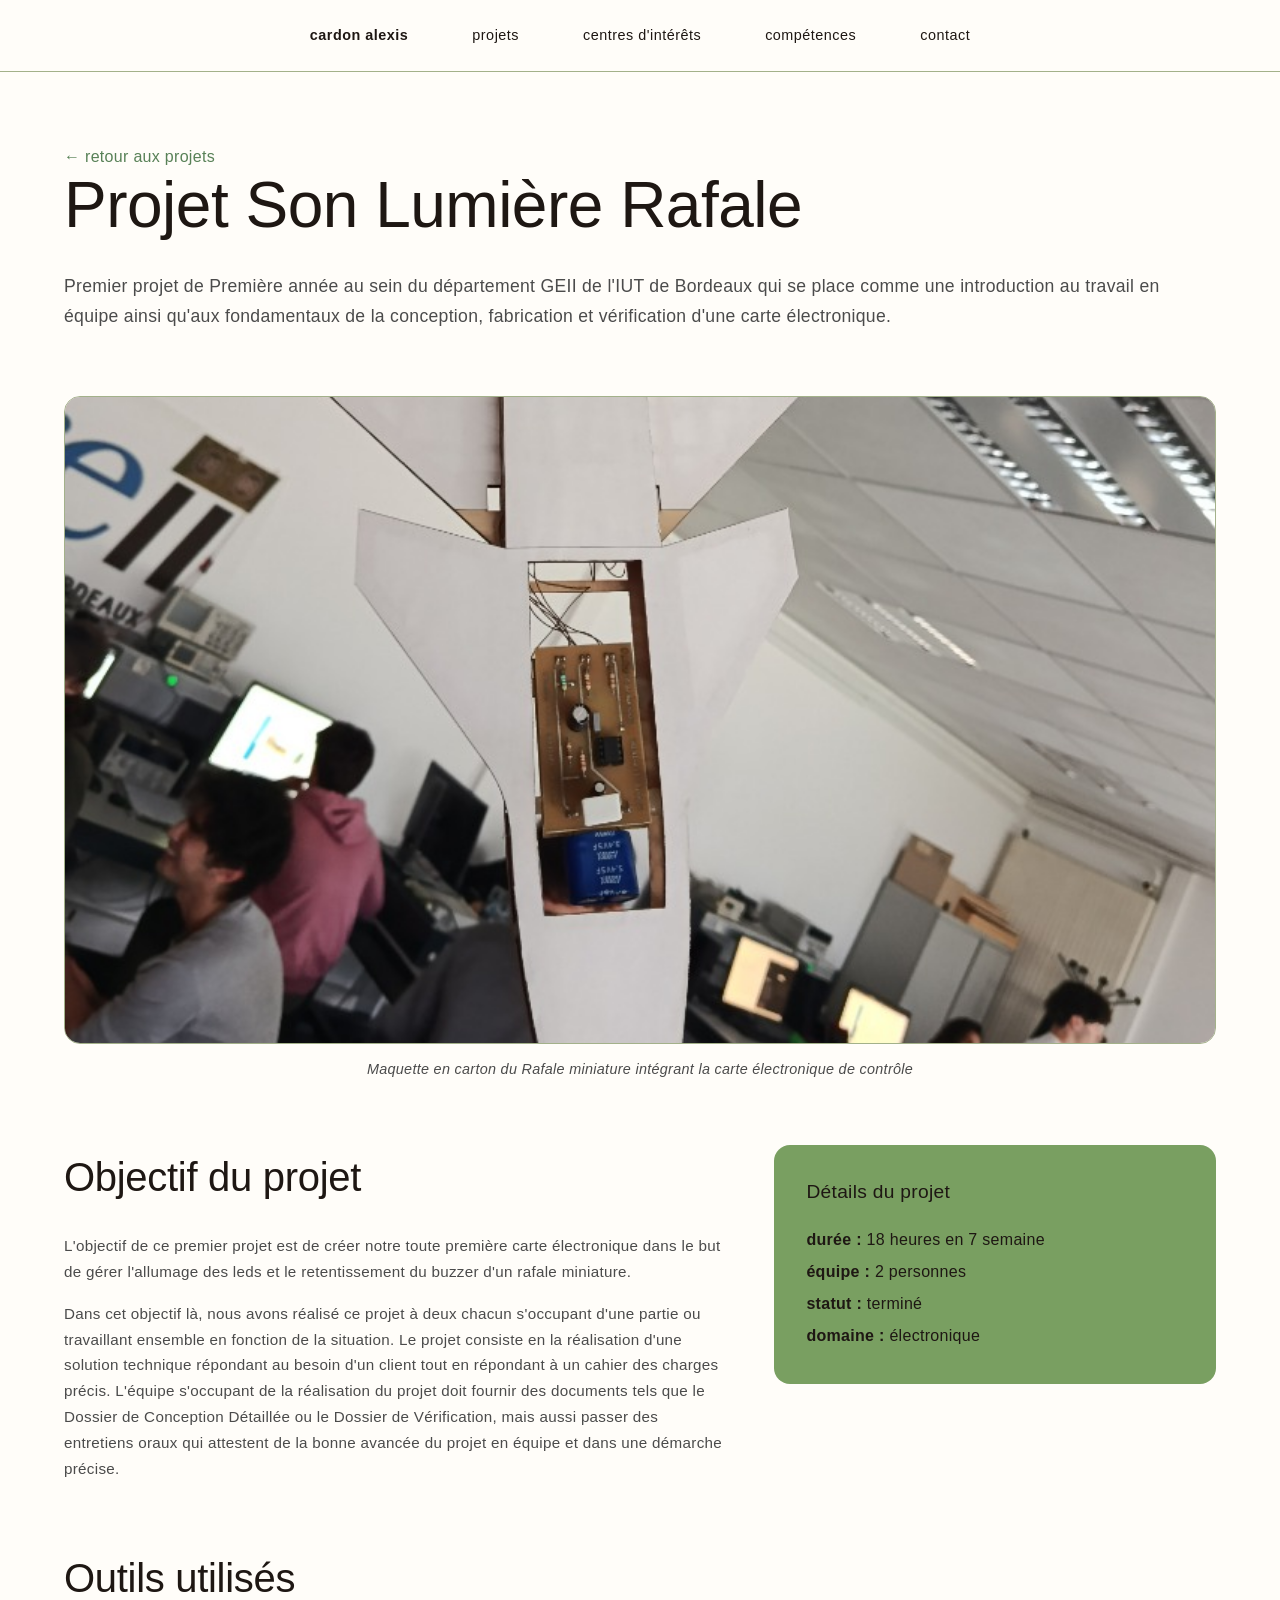
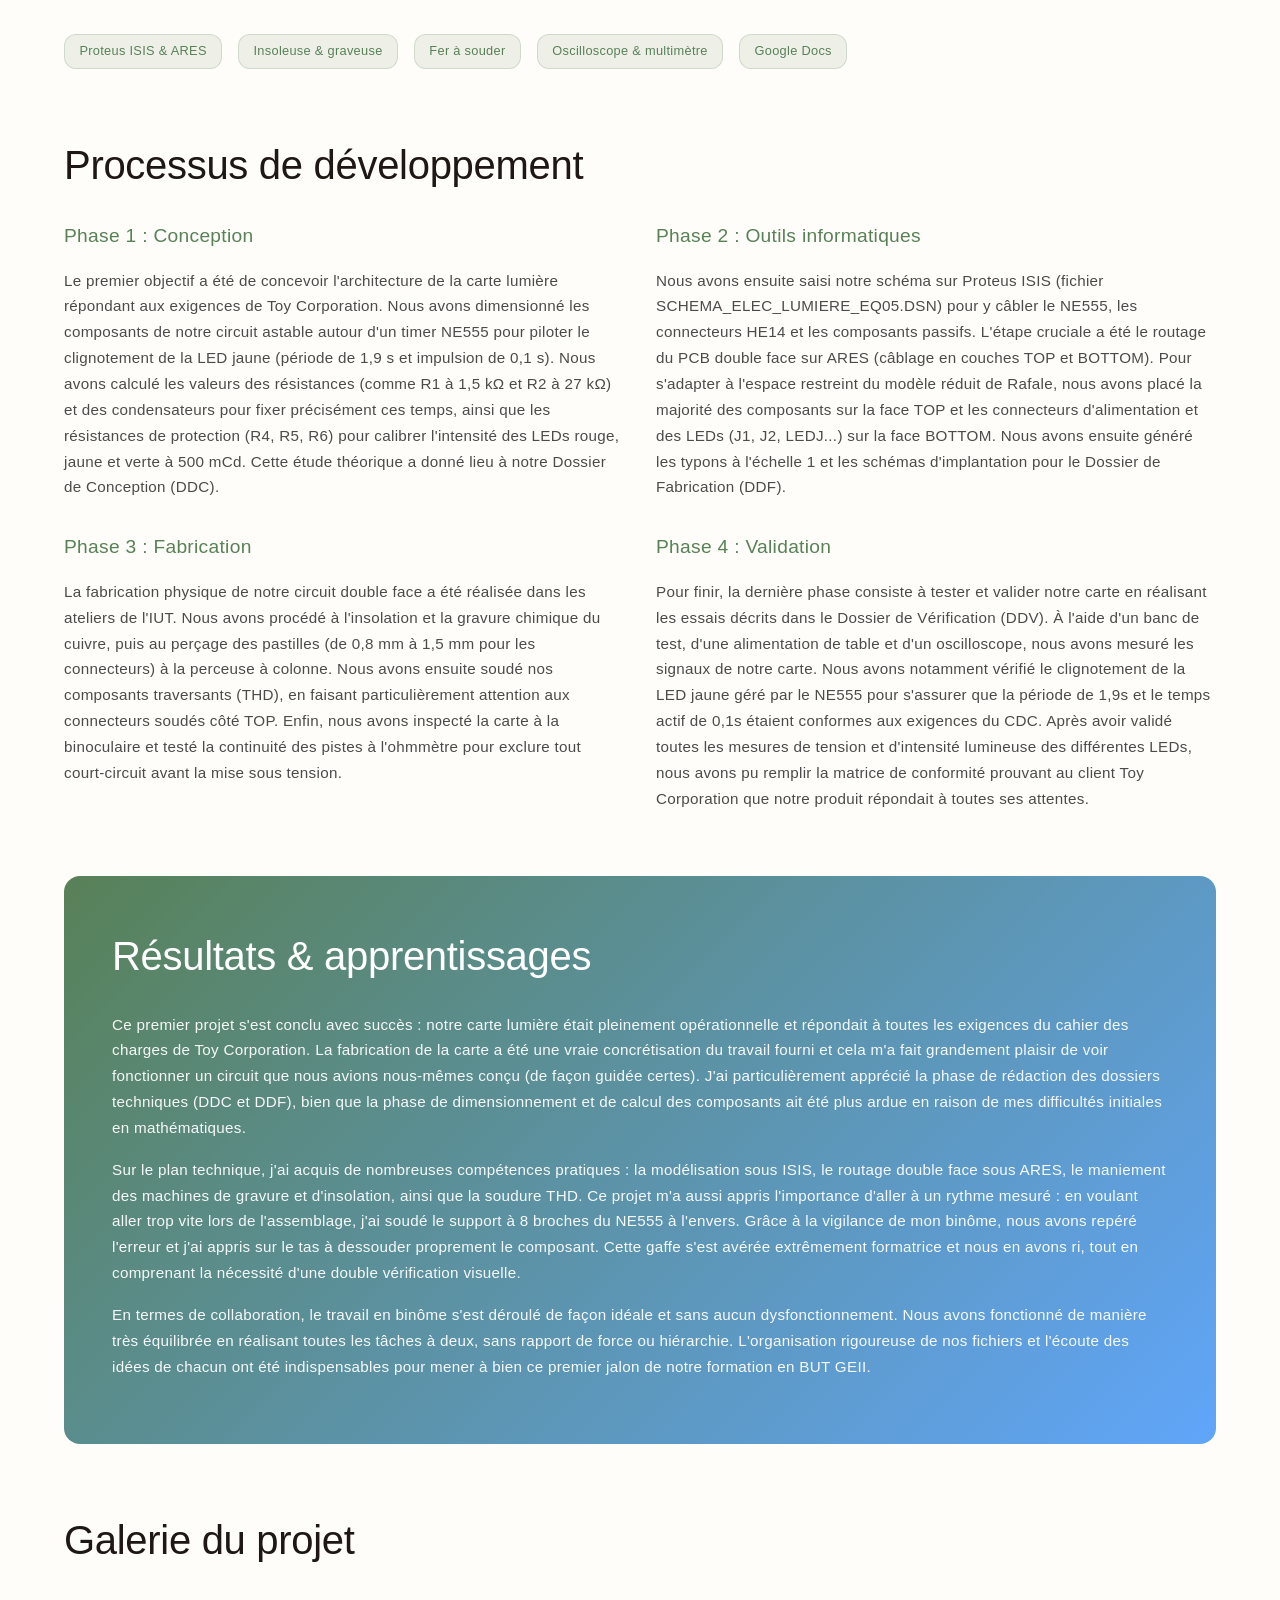
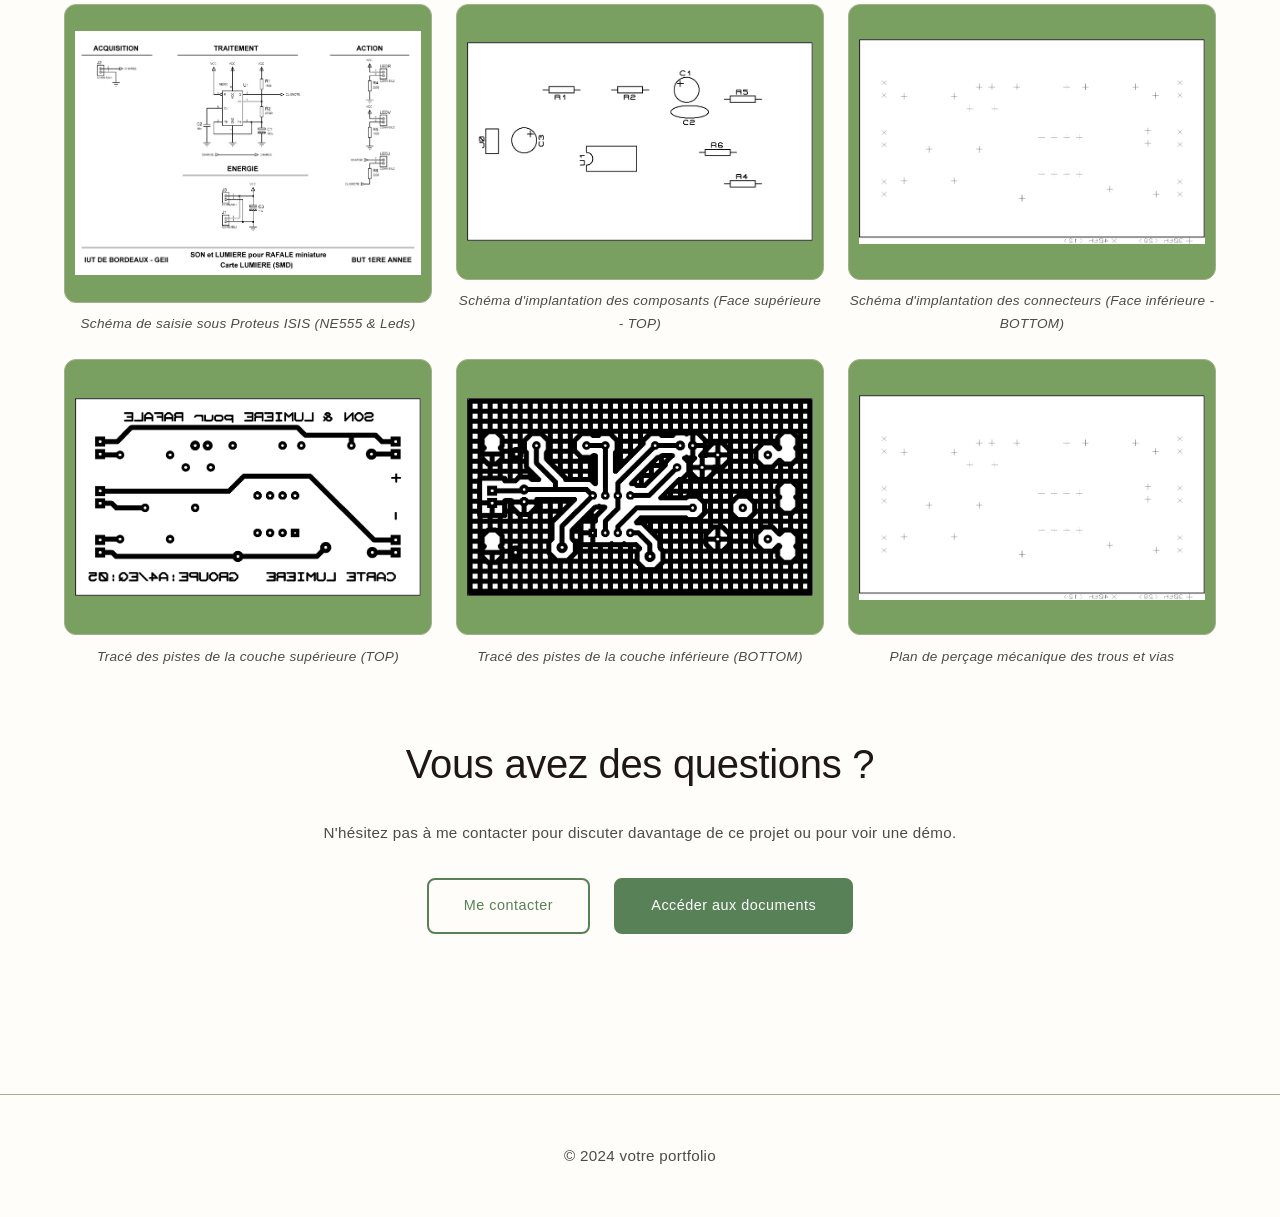
<file: project-1.html>
<!DOCTYPE html>
<html lang="fr">
<head>
    <meta charset="UTF-8">
    <meta name="viewport" content="width=device-width, initial-scale=1.0">
    <title>Projet SAE Son Lumière Rafale - Portfolio CA</title>
    <link rel="stylesheet" href="styles.css">
</head>
<body>

    <nav>
    <div class="nav-container">
        <a href="index.html" class="nav-logo">cardon alexis</a>
        
        <div class="nav-item">
            <a href="projects.html">projets</a>
            <div class="dropdown">
                <div class="dropdown-title">Projets GEII (SAÉ)</div>
                <a href="project-1.html">Projet SLR</a>
                <a href="project-2.html">Projet TDB</a>
                <a href="project-3.html">Projet KAH</a>
                
                <div class="dropdown-title">Projets paraGEII</div>
                <a href="project-dutss.html">DU Santé</a>
                
                <div class="dropdown-title">Projets Perso</div>
                <a href="project-ambilight.html">Projet Ambilight</a>
                <a href="project-pomometeo.html">Cube & Station Météo</a>
            </div>
        </div>
        
        <a href="interests.html">centres d'intérêts</a>
        <a href="skills.html">compétences</a>
        <a href="contact.html">contact</a>
    </div>
</nav>

    <main class="page">
        <div class="container">
            <!-- HEADER -->
            <div style="margin-bottom: 4rem;">
                <a href="projects.html" style="color: var(--accent); text-transform: lowercase; margin-bottom: 1rem;">← retour aux projets</a>
                <h1>Projet Son Lumière Rafale</h1>
                <p style="font-size: 1.1rem; color: var(--text-secondary); margin-bottom: 2rem;">
                    Premier projet de Première année au sein du département GEII de l'IUT de Bordeaux qui se place comme une introduction au travail en équipe ainsi qu'aux fondamentaux de la conception, fabrication et vérification d'une carte électronique.
                </p>
            </div>

            <!-- IMAGE PRINCIPALE -->
            <div style="width: 100%; aspect-ratio: 16/9; margin-bottom: 0.8rem; overflow: hidden; border-radius: 16px; border: 1px solid var(--border); background: #FFFDF9;">
                <img src="images/project-1/slr.jpg" alt="Maquette du Rafale miniature" style="width: 100%; height: 100%; object-fit: cover; object-position: 50% 80%;">
            </div>
            <p style="font-size: 0.9rem; color: var(--text-secondary); margin-top: 0.8rem; margin-bottom: 4rem; text-align: center; font-style: italic;">Maquette en carton du Rafale miniature intégrant la carte électronique de contrôle</p>

            <!-- CONTENU -->
            <div class="grid-asymmetric" style="margin-bottom: 4rem;">
                <div>
                    <h2>Objectif du projet</h2>
                    <p>
                      L'objectif de ce premier projet est de créer notre toute première carte électronique dans le but de gérer l'allumage des leds et le retentissement du buzzer d'un rafale miniature. 
                    </p>
                    <p style="margin-top: 1rem;">
                      Dans cet objectif là, nous avons réalisé ce projet à deux chacun s'occupant d'une partie ou travaillant ensemble en fonction de la situation. Le projet consiste en la réalisation d'une solution technique répondant au besoin d'un client tout en répondant à un cahier des charges précis. L'équipe s'occupant de la réalisation du projet doit fournir des documents tels que le Dossier de Conception Détaillée ou le Dossier de Vérification, mais aussi passer des entretiens oraux qui attestent de la bonne avancée du projet en équipe et dans une démarche précise. 
                    </p>
                </div>
                <div style="
                    padding: 2rem;
                    background: var(--bg-secondary);
                    border-radius: 16px;
                    height: fit-content;
                ">
                    <h3 style="margin-bottom: 1rem;">Détails du projet</h3>
                    <ul style="list-style: none; line-height: 2;">
                        <li><strong>durée :</strong> 18 heures en 7 semaine</li>
                        <li><strong>équipe :</strong> 2 personnes</li>
                        <li><strong>statut :</strong> terminé</li>
                        <li><strong>domaine :</strong> électronique </li>
                    </ul>
                </div>
            </div>

            <!-- TECHNOLOGIES -->
            <div style="margin-bottom: 4rem;">
                <h2>Outils utilisés</h2>
                <div style="
                    display: flex;
                    flex-wrap: wrap;
                    gap: 1rem;
                    margin-top: 1.5rem;
                ">
                    <span class="tag">Proteus ISIS & ARES</span>
                    <span class="tag">Insoleuse & graveuse</span>
                    <span class="tag">Fer à souder</span>
                    <span class="tag">Oscilloscope & multimètre</span>
                    <span class="tag">Google Docs</span>
                </div>
            </div>

            <!-- DÉVELOPPEMENT -->
            <div style="margin-bottom: 4rem;">
                <h2>Processus de développement</h2>
                
                <div style="
                    display: grid;
                    grid-template-columns: 1fr 1fr;
                    gap: 2rem;
                ">
                    <div>
                        <h3 style="color: var(--accent); margin-bottom: 1rem;">Phase 1 : Conception</h3>
                        <p>
                            Le premier objectif a été de concevoir l'architecture de la carte lumière répondant aux exigences de Toy Corporation. Nous avons dimensionné les composants de notre circuit astable autour d'un timer NE555 pour piloter le clignotement de la LED jaune (période de 1,9 s et impulsion de 0,1 s). Nous avons calculé les valeurs des résistances (comme R1 à 1,5 kΩ et R2 à 27 kΩ) et des condensateurs pour fixer précisément ces temps, ainsi que les résistances de protection (R4, R5, R6) pour calibrer l'intensité des LEDs rouge, jaune et verte à 500 mCd. Cette étude théorique a donné lieu à notre Dossier de Conception (DDC).
                        </p>
                    </div>
                    <div>
                        <h3 style="color: var(--accent); margin-bottom: 1rem;">Phase 2 : Outils informatiques</h3>
                        <p>
                            Nous avons ensuite saisi notre schéma sur Proteus ISIS (fichier SCHEMA_ELEC_LUMIERE_EQ05.DSN) pour y câbler le NE555, les connecteurs HE14 et les composants passifs. L'étape cruciale a été le routage du PCB double face sur ARES (câblage en couches TOP et BOTTOM). Pour s'adapter à l'espace restreint du modèle réduit de Rafale, nous avons placé la majorité des composants sur la face TOP et les connecteurs d'alimentation et des LEDs (J1, J2, LEDJ...) sur la face BOTTOM. Nous avons ensuite généré les typons à l'échelle 1 et les schémas d'implantation pour le Dossier de Fabrication (DDF).
                        </p>
                    </div>
                    <div>
                        <h3 style="color: var(--accent); margin-bottom: 1rem;">Phase 3 : Fabrication</h3>
                        <p>
                            La fabrication physique de notre circuit double face a été réalisée dans les ateliers de l'IUT. Nous avons procédé à l'insolation et la gravure chimique du cuivre, puis au perçage des pastilles (de 0,8 mm à 1,5 mm pour les connecteurs) à la perceuse à colonne. Nous avons ensuite soudé nos composants traversants (THD), en faisant particulièrement attention aux connecteurs soudés côté TOP. Enfin, nous avons inspecté la carte à la binoculaire et testé la continuité des pistes à l'ohmmètre pour exclure tout court-circuit avant la mise sous tension.
                        </p>
                    </div>
                    <div>
                        <h3 style="color: var(--accent); margin-bottom: 1rem;">Phase 4 : Validation</h3>
                        <p>
                            Pour finir, la dernière phase consiste à tester et valider notre carte en réalisant les essais décrits dans le Dossier de Vérification (DDV). À l'aide d'un banc de test, d'une alimentation de table et d'un oscilloscope, nous avons mesuré les signaux de notre carte. Nous avons notamment vérifié le clignotement de la LED jaune géré par le NE555 pour s'assurer que la période de 1,9s et le temps actif de 0,1s étaient conformes aux exigences du CDC. Après avoir validé toutes les mesures de tension et d'intensité lumineuse des différentes LEDs, nous avons pu remplir la matrice de conformité prouvant au client Toy Corporation que notre produit répondait à toutes ses attentes.
                        </p>
                    </div>
                </div>
            </div>

            <!-- RÉSULTATS -->
            <div style="
                padding: 3rem;
                background: linear-gradient(135deg, var(--accent) 0%, #60a5fa 100%);
                border-radius: 16px;
                color: white;
                margin-bottom: 4rem;
            ">
                <h2 style="color: white; margin-bottom: 1.5rem;">Résultats & apprentissages</h2>
                <p style="color: rgba(255, 255, 255, 0.95); margin-bottom: 1rem;">
                    Ce premier projet s'est conclu avec succès : notre carte lumière était pleinement opérationnelle et répondait à toutes les exigences du cahier des charges de Toy Corporation. La fabrication de la carte a été une vraie concrétisation du travail fourni et cela m'a fait grandement plaisir de voir fonctionner un circuit que nous avions nous-mêmes conçu (de façon guidée certes). J'ai particulièrement apprécié la phase de rédaction des dossiers techniques (DDC et DDF), bien que la phase de dimensionnement et de calcul des composants ait été plus ardue en raison de mes difficultés initiales en mathématiques.
                </p>
                <p style="color: rgba(255, 255, 255, 0.95); margin-bottom: 1rem;">
                    Sur le plan technique, j'ai acquis de nombreuses compétences pratiques : la modélisation sous ISIS, le routage double face sous ARES, le maniement des machines de gravure et d'insolation, ainsi que la soudure THD. Ce projet m'a aussi appris l'importance d'aller à un rythme mesuré : en voulant aller trop vite lors de l'assemblage, j'ai soudé le support à 8 broches du NE555 à l'envers. Grâce à la vigilance de mon binôme, nous avons repéré l'erreur et j'ai appris sur le tas à dessouder proprement le composant. Cette gaffe s'est avérée extrêmement formatrice et nous en avons ri, tout en comprenant la nécessité d'une double vérification visuelle.
                </p>
                <p style="color: rgba(255, 255, 255, 0.95); margin-bottom: 1rem;">
                    En termes de collaboration, le travail en binôme s'est déroulé de façon idéale et sans aucun dysfonctionnement. Nous avons fonctionné de manière très équilibrée en réalisant toutes les tâches à deux, sans rapport de force ou hiérarchie. L'organisation rigoureuse de nos fichiers et l'écoute des idées de chacun ont été indispensables pour mener à bien ce premier jalon de notre formation en BUT GEII.
                </p>
            </div>

            <!-- GALERIE (optionnel) -->
            <div style="margin-bottom: 4rem;">
                <h2>Galerie du projet</h2>
                <div style="
                    display: grid;
                    grid-template-columns: repeat(auto-fit, minmax(280px, 1fr));
                    gap: 1.5rem;
                    margin-top: 2rem;
                ">
                    <div style="display: flex; flex-direction: column;">
                        <div style="aspect-ratio: 4/3; overflow: hidden; border-radius: 12px; border: 1px solid var(--border); background: var(--bg-secondary); flex-grow: 1; padding: 10px; display: flex; align-items: center; justify-content: center;">
                            <img src="images/project-1/schema_electrique.bmp" alt="Schéma électrique de la carte" style="max-width: 100%; max-height: 100%; object-fit: contain;">
                        </div>
                        <p style="font-size: 0.85rem; color: var(--text-secondary); margin-top: 0.6rem; text-align: center; font-style: italic;">Schéma de saisie sous Proteus ISIS (NE555 & Leds)</p>
                    </div>
                    <div style="display: flex; flex-direction: column;">
                        <div style="aspect-ratio: 4/3; overflow: hidden; border-radius: 12px; border: 1px solid var(--border); background: var(--bg-secondary); flex-grow: 1; padding: 10px; display: flex; align-items: center; justify-content: center;">
                            <img src="images/project-1/implantation_dessus.bmp" alt="Implantation des composants (Dessus)" style="max-width: 100%; max-height: 100%; object-fit: contain;">
                        </div>
                        <p style="font-size: 0.85rem; color: var(--text-secondary); margin-top: 0.6rem; text-align: center; font-style: italic;">Schéma d'implantation des composants (Face supérieure - TOP)</p>
                    </div>
                    <div style="display: flex; flex-direction: column;">
                        <div style="aspect-ratio: 4/3; overflow: hidden; border-radius: 12px; border: 1px solid var(--border); background: var(--bg-secondary); flex-grow: 1; padding: 10px; display: flex; align-items: center; justify-content: center;">
                            <img src="images/project-1/implantation_dessous.bmp" alt="Implantation des connecteurs (Dessous)" style="max-width: 100%; max-height: 100%; object-fit: contain;">
                        </div>
                        <p style="font-size: 0.85rem; color: var(--text-secondary); margin-top: 0.6rem; text-align: center; font-style: italic;">Schéma d'implantation des connecteurs (Face inférieure - BOTTOM)</p>
                    </div>
                    <div style="display: flex; flex-direction: column;">
                        <div style="aspect-ratio: 4/3; overflow: hidden; border-radius: 12px; border: 1px solid var(--border); background: var(--bg-secondary); flex-grow: 1; padding: 10px; display: flex; align-items: center; justify-content: center;">
                            <img src="images/project-1/typon_dessus.bmp" alt="Typon face supérieure" style="max-width: 100%; max-height: 100%; object-fit: contain;">
                        </div>
                        <p style="font-size: 0.85rem; color: var(--text-secondary); margin-top: 0.6rem; text-align: center; font-style: italic;">Tracé des pistes de la couche supérieure (TOP)</p>
                    </div>
                    <div style="display: flex; flex-direction: column;">
                        <div style="aspect-ratio: 4/3; overflow: hidden; border-radius: 12px; border: 1px solid var(--border); background: var(--bg-secondary); flex-grow: 1; padding: 10px; display: flex; align-items: center; justify-content: center;">
                            <img src="images/project-1/typon_dessous.bmp" alt="Typon face inférieure" style="max-width: 100%; max-height: 100%; object-fit: contain;">
                        </div>
                        <p style="font-size: 0.85rem; color: var(--text-secondary); margin-top: 0.6rem; text-align: center; font-style: italic;">Tracé des pistes de la couche inférieure (BOTTOM)</p>
                    </div>
                    <div style="display: flex; flex-direction: column;">
                        <div style="aspect-ratio: 4/3; overflow: hidden; border-radius: 12px; border: 1px solid var(--border); background: var(--bg-secondary); flex-grow: 1; padding: 10px; display: flex; align-items: center; justify-content: center;">
                            <img src="images/project-1/plan_percage.bmp" alt="Plan de perçage de la carte" style="max-width: 100%; max-height: 100%; object-fit: contain;">
                        </div>
                        <p style="font-size: 0.85rem; color: var(--text-secondary); margin-top: 0.6rem; text-align: center; font-style: italic;">Plan de perçage mécanique des trous et vias</p>
                    </div>
                </div>
            </div>

            <!-- CTA -->
            <div style="text-align: center; margin-bottom: 4rem;">
                <h2>Vous avez des questions ?</h2>
                <p style="margin-bottom: 2rem;">N'hésitez pas à me contacter pour discuter davantage de ce projet ou pour voir une démo.</p>
                <div style="display: flex; justify-content: center; gap: 1.5rem; flex-wrap: wrap; align-items: center;">
                    <a href="contact.html" class="btn">Me contacter</a>
                    <a href="https://drive.google.com/drive/folders/1eCZfG7218AS1l2dDauCd-RSULSB_Gg1N?usp=drive_link" class="btn" style="background: var(--accent); color: white;" target="_blank" rel="noopener noreferrer">Accéder aux documents</a>
                </div>
            </div>
        </div>
    </main>

    <footer>
        <p>&copy; 2024 votre portfolio</p>
    </footer>

    <script src="script.js"></script>
</body>
</html>
</file>
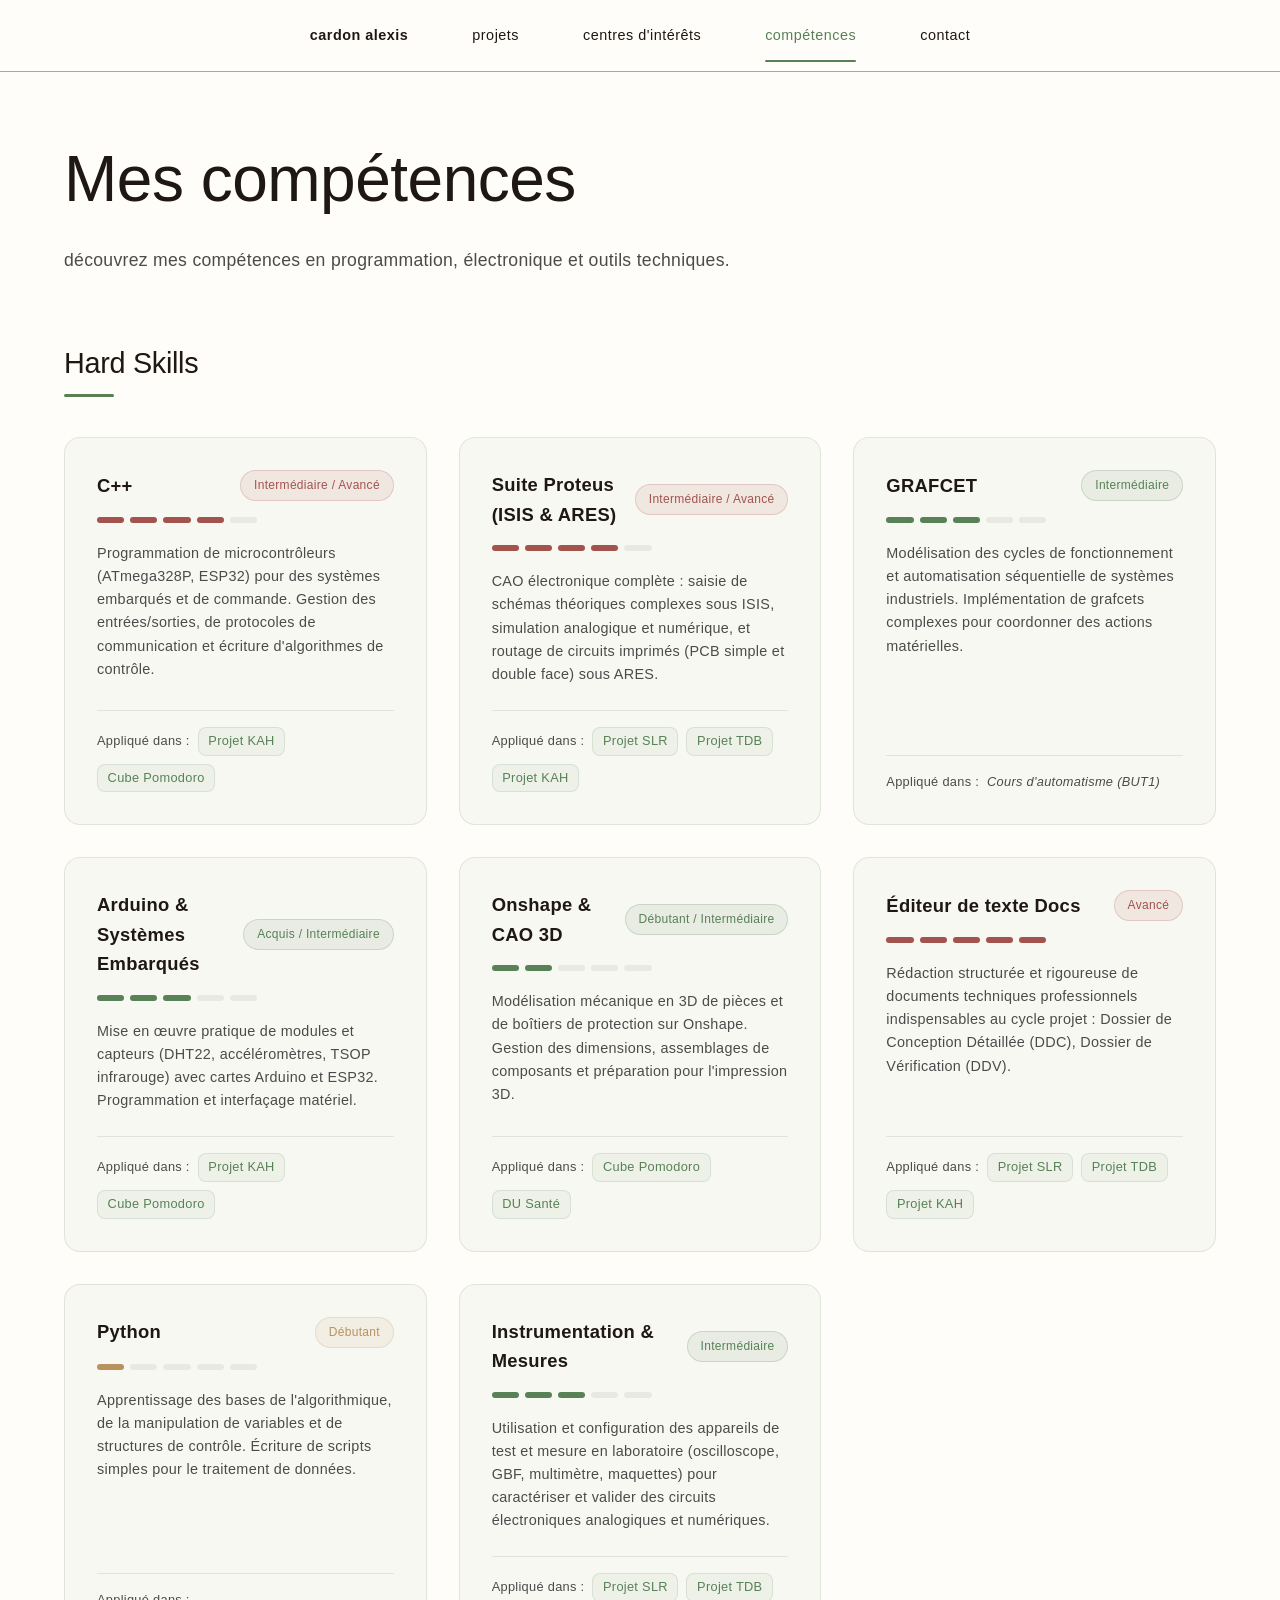
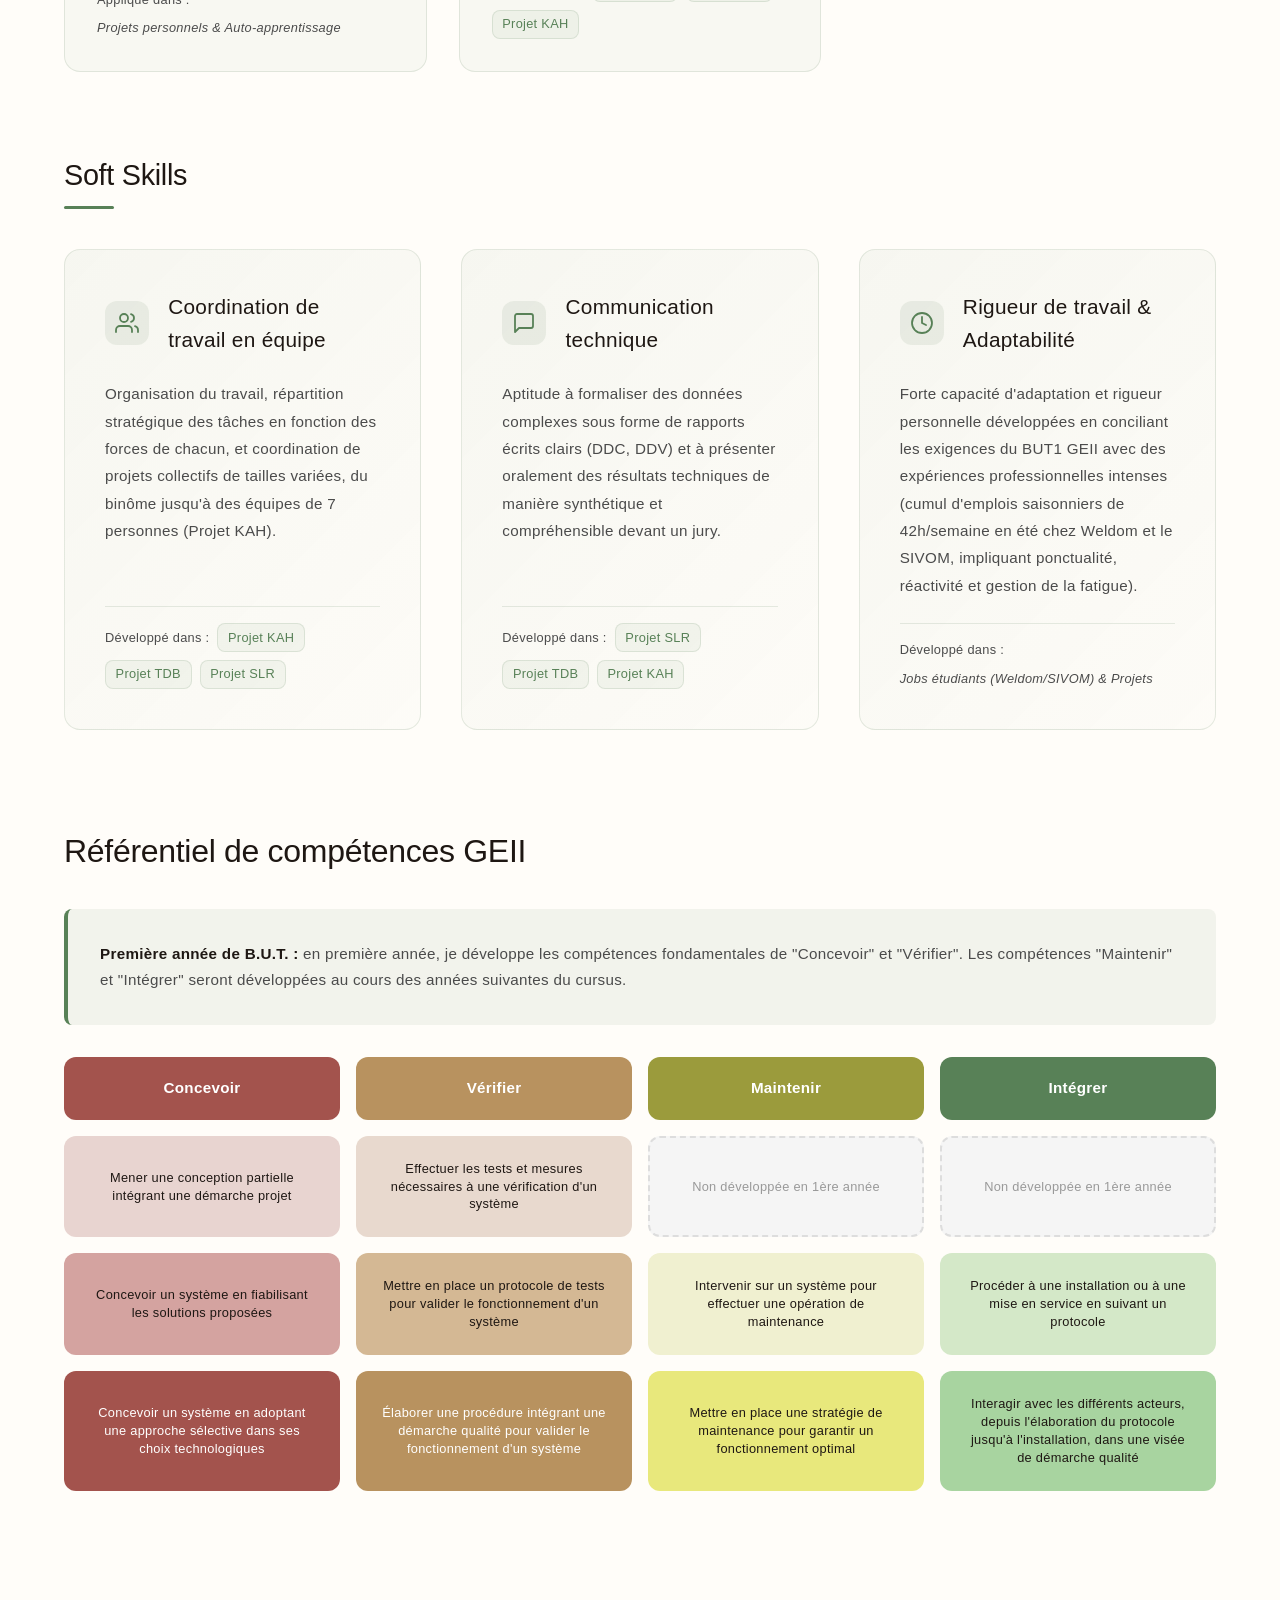
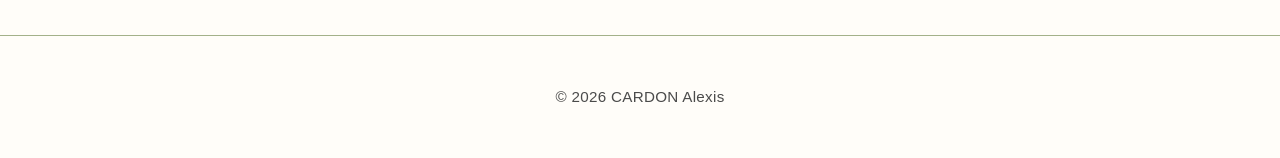
<file: skills.html>
<!DOCTYPE html>
<html lang="fr">
<head>
    <meta charset="UTF-8">
    <meta name="viewport" content="width=device-width, initial-scale=1.0">
    <title>compétences - Portfolio CA</title>
    <link rel="stylesheet" href="styles.css">
    <style>
        /* HERO SECTION */
        .skills-hero {
            margin-bottom: 4rem;
            animation: fadeInUp 0.8s ease 0.1s backwards;
        }

        .skills-hero p {
            animation: none;
        }

        /* SECTION CONTAINER */
        .section-skills {
            margin-bottom: 5rem;
            animation: fadeInUp 0.8s ease 0.2s backwards;
        }

        .section-title-custom {
            font-size: 1.8rem;
            color: var(--text-primary);
            margin-bottom: 2.5rem;
            position: relative;
            font-weight: 500;
        }

        .section-title-custom::after {
            content: '';
            display: block;
            width: 50px;
            height: 3px;
            background: var(--accent);
            margin-top: 0.5rem;
            border-radius: 2px;
        }

        /* HARD SKILLS GRID */
        .hard-skills-grid {
            display: grid;
            grid-template-columns: repeat(auto-fill, minmax(320px, 1fr));
            gap: 2rem;
            margin-bottom: 2rem;
        }

        /* HARD SKILL CARD */
        .skill-card {
            background: rgba(88, 129, 87, 0.04);
            border: 1px solid rgba(88, 129, 87, 0.15);
            border-radius: 16px;
            padding: 2rem;
            transition: all 0.4s cubic-bezier(0.34, 1.56, 0.64, 1);
            display: flex;
            flex-direction: column;
            justify-content: space-between;
            min-height: 270px;
        }

        .skill-card:hover {
            background: rgba(88, 129, 87, 0.08);
            border-color: var(--accent);
            transform: translateY(-5px);
            box-shadow: 0 12px 24px rgba(88, 129, 87, 0.12);
        }

        .skill-card-header {
            display: flex;
            justify-content: space-between;
            align-items: center;
            margin-bottom: 1rem;
            gap: 1rem;
        }

        .skill-name {
            font-size: 1.15rem;
            font-weight: 600;
            color: var(--text-primary);
        }

        /* BADGES */
        .skill-badge {
            font-size: 0.75rem;
            padding: 0.3rem 0.8rem;
            border-radius: 20px;
            font-weight: 500;
            border: 1px solid transparent;
            white-space: nowrap;
        }

        .badge-debutant {
            background: rgba(184, 146, 95, 0.1);
            color: #B8925F;
            border-color: rgba(184, 146, 95, 0.2);
        }

        .badge-intermediate {
            background: rgba(88, 129, 87, 0.1);
            color: var(--accent);
            border-color: rgba(88, 129, 87, 0.2);
        }

        .badge-advanced {
            background: rgba(163, 83, 77, 0.1);
            color: #A3534D;
            border-color: rgba(163, 83, 77, 0.2);
        }

        /* GAUGE DE NIVEAU (5 SEGMENTS) */
        .skill-gauge {
            display: flex;
            gap: 6px;
            margin-bottom: 1.2rem;
            max-width: 160px;
        }

        .gauge-segment {
            height: 6px;
            flex: 1;
            background: rgba(0, 0, 0, 0.06);
            border-radius: 10px;
            transition: background 0.3s ease;
        }

        /* Coloriage selon le niveau */
        .skill-card[data-level="1"] .gauge-segment:nth-child(1) {
            background: #B8925F;
        }
        .skill-card[data-level="2"] .gauge-segment:nth-child(1),
        .skill-card[data-level="2"] .gauge-segment:nth-child(2) {
            background: var(--accent);
        }
        .skill-card[data-level="3"] .gauge-segment:nth-child(1),
        .skill-card[data-level="3"] .gauge-segment:nth-child(2),
        .skill-card[data-level="3"] .gauge-segment:nth-child(3) {
            background: var(--accent);
        }
        .skill-card[data-level="4"] .gauge-segment:nth-child(1),
        .skill-card[data-level="4"] .gauge-segment:nth-child(2),
        .skill-card[data-level="4"] .gauge-segment:nth-child(3),
        .skill-card[data-level="4"] .gauge-segment:nth-child(4) {
            background: #A3534D;
        }
        .skill-card[data-level="5"] .gauge-segment {
            background: #A3534D;
        }

        .skill-desc {
            font-size: 0.9rem;
            line-height: 1.6;
            color: var(--text-secondary);
            margin-bottom: 1.5rem;
            flex-grow: 1;
            animation: none;
        }

        /* LIENS PROJETS */
        .skill-projects {
            display: flex;
            flex-wrap: wrap;
            gap: 0.5rem;
            align-items: center;
            font-size: 0.8rem;
            color: var(--text-secondary);
            border-top: 1px solid rgba(88, 129, 87, 0.15);
            padding-top: 1rem;
            margin-top: auto;
        }

        .skill-projects span {
            animation: none;
            color: var(--text-secondary);
        }

        .project-link-tag {
            background: rgba(88, 129, 87, 0.06);
            border: 1px solid rgba(88, 129, 87, 0.15);
            color: var(--accent) !important;
            padding: 0.2rem 0.6rem;
            border-radius: 8px;
            font-weight: 500;
            transition: all 0.3s ease;
            text-decoration: none;
            font-size: 0.8rem;
        }

        .project-link-tag:hover {
            background: var(--accent);
            color: white !important;
            border-color: var(--accent);
            transform: translateY(-1px);
        }

        .project-link-tag::after {
            display: none !important;
        }

        /* SOFT SKILLS */
        .soft-skills-grid {
            display: grid;
            grid-template-columns: repeat(auto-fit, minmax(320px, 1fr));
            gap: 2.5rem;
        }

        @media (max-width: 900px) {
            .soft-skills-grid {
                grid-template-columns: 1fr;
            }
        }

        .soft-skill-card {
            background: linear-gradient(135deg, rgba(88, 129, 87, 0.05) 0%, rgba(88, 129, 87, 0.01) 100%);
            border: 1px solid rgba(88, 129, 87, 0.15);
            border-radius: 16px;
            padding: 2.5rem;
            position: relative;
            overflow: hidden;
            transition: all 0.4s cubic-bezier(0.34, 1.56, 0.64, 1);
            display: flex;
            flex-direction: column;
            justify-content: space-between;
            min-height: 250px;
        }

        .soft-skill-card::before {
            content: '';
            position: absolute;
            top: 0;
            left: 0;
            right: 0;
            height: 4px;
            background: var(--accent);
            transform: scaleX(0);
            transform-origin: left;
            transition: transform 0.4s ease;
        }

        .soft-skill-card:hover {
            background: rgba(88, 129, 87, 0.08);
            border-color: var(--accent);
            transform: translateY(-6px);
            box-shadow: 0 16px 32px rgba(88, 129, 87, 0.15);
        }

        .soft-skill-card:hover::before {
            transform: scaleX(1);
        }

        .soft-skill-icon-wrapper {
            margin-bottom: 1.5rem;
            display: flex;
            align-items: center;
            gap: 1.2rem;
        }

        .soft-skill-icon {
            width: 44px;
            height: 44px;
            display: flex;
            align-items: center;
            justify-content: center;
            background: rgba(88, 129, 87, 0.1);
            border-radius: 12px;
            color: var(--accent);
            flex-shrink: 0;
        }

        .soft-skill-icon svg {
            width: 24px;
            height: 24px;
            fill: none;
            stroke: currentColor;
            stroke-width: 1.8;
            stroke-linecap: round;
            stroke-linejoin: round;
        }

        .soft-skill-title {
            font-size: 1.3rem;
            font-weight: 500;
            color: var(--text-primary);
            margin: 0;
        }

        .soft-skill-desc {
            font-size: 0.95rem;
            line-height: 1.8;
            color: var(--text-secondary);
            margin-bottom: 1.5rem;
            animation: none;
        }

        /* LAYOUT RÉFÉRENTIEL */
        .referentiel-container {
            display: grid;
            grid-template-columns: repeat(4, 1fr);
            gap: 1rem;
            margin-bottom: 3rem;
            animation: fadeInUp 0.8s ease 0.3s backwards;
        }

        /* EN-TÊTES DES COLONNES */
        .competence-header {
            padding: 1.2rem;
            border-radius: 12px;
            text-align: center;
            color: white;
            font-weight: 600;
            font-size: 0.95rem;
            grid-column: span 1;
        }

        .concevoir-header {
            background: #A3534D;
        }

        .verifier-header {
            background: #B8925F;
        }

        .maintenir-header {
            background: #9B9B3C;
        }

        .integrer-header {
            background: #588157;
        }

        /* CARTES DE NIVEAUX */
        .competence-level {
            padding: 1.5rem;
            border-radius: 12px;
            min-height: 100px;
            display: flex;
            flex-direction: column;
            justify-content: center;
            align-items: center;
            text-align: center;
            transition: all 0.4s cubic-bezier(0.34, 1.56, 0.64, 1);
            cursor: pointer;
        }

        .competence-level:hover {
            transform: translateY(-6px);
            box-shadow: 0 12px 24px rgba(88, 129, 87, 0.15);
        }

        .competence-level p {
            font-size: 0.8rem;
            line-height: 1.4;
            color: var(--text-primary);
            animation: none;
        }

        /* COULEURS CONCEVOIR */
        .concevoir-1 {
            background: #E8D4D0;
        }

        .concevoir-2 {
            background: #D4A3A0;
        }

        .concevoir-3 {
            background: #A3534D;
            color: white;
        }

        .concevoir-3 p {
            color: white;
        }

        /* COULEURS VÉRIFIER */
        .verifier-1 {
            background: #E8D9CE;
        }

        .verifier-2 {
            background: #D4B894;
        }

        .verifier-3 {
            background: #B8925F;
            color: white;
        }

        .verifier-3 p {
            color: white;
        }

        /* COULEURS MAINTENIR */
        .maintenir-1 {
            background: #F0F0D0;
        }

        .maintenir-2 {
            background: #E8E87C;
        }

        .maintenir-3 {
            background: #9B9B3C;
            color: white;
        }

        .maintenir-3 p {
            color: white;
        }

        /* COULEURS INTÉGRER */
        .integrer-1 {
            background: #D4E8C8;
        }

        .integrer-2 {
            background: #A8D4A0;
        }

        .integrer-3 {
            background: #588157;
            color: white;
        }

        .integrer-3 p {
            color: white;
        }

        /* PLACEHOLDER */
        .competence-placeholder {
            padding: 1.5rem;
            border-radius: 12px;
            min-height: 100px;
            display: flex;
            flex-direction: column;
            justify-content: center;
            align-items: center;
            background: #f5f5f5;
            border: 2px dashed #ddd;
        }

        .competence-placeholder p {
            color: #999;
            font-size: 0.8rem;
            animation: none;
        }

        /* INFO BUT1 */
        .but1-info {
            padding: 2rem;
            background: rgba(88, 129, 87, 0.08);
            border-left: 4px solid var(--accent);
            border-radius: 8px;
            margin-bottom: 2rem;
            animation: fadeInUp 0.8s ease 0.15s backwards;
        }

        .but1-info p {
            color: var(--text-secondary);
            animation: none;
            font-size: 0.95rem;
        }

        .but1-info strong {
            color: var(--text-primary);
        }

        /* NIVEAUX DE COMPÉTENCES */
        .header-info {
            display: grid;
            grid-template-columns: 1fr 1fr;
            gap: 2rem;
            margin: 4rem 0 2rem;
            padding: 2rem;
            background: rgba(88, 129, 87, 0.08);
            border-radius: 12px;
            animation: fadeInUp 0.8s ease 0.2s backwards;
        }

        .header-info h3 {
            color: var(--accent);
            margin-bottom: 0.5rem;
            font-weight: 500;
        }

        .header-info p {
            color: var(--text-secondary);
            animation: none;
            font-size: 0.95rem;
        }

        @media (max-width: 1024px) {
            .referentiel-container {
                grid-template-columns: repeat(2, 1fr);
            }

            .header-info {
                grid-template-columns: 1fr;
            }
        }

        @media (max-width: 768px) {
            .referentiel-container {
                grid-template-columns: 1fr;
            }

            .header-info {
                padding: 1.5rem;
            }
        }
    </style>
</head>
<body>

<!-- NAVIGATION (SANS "À PROPOS") -->
<nav>
    <div class="nav-container">
        <a href="index.html" class="nav-logo">cardon alexis</a>
        
        <div class="nav-item">
            <a href="projects.html">projets</a>
            <div class="dropdown">
                <div class="dropdown-title">Projets GEII (SAÉ)</div>
                <a href="project-1.html">Projet SLR</a>
                <a href="project-2.html">Projet TDB</a>
                <a href="project-3.html">Projet KAH</a>
                
                <div class="dropdown-title">Projets paraGEII</div>
                <a href="project-dutss.html">DU Santé</a>
                
                <div class="dropdown-title">Projets Perso</div>
                <a href="project-ambilight.html">Projet Ambilight</a>
                <a href="project-pomometeo.html">Cube & Station Météo</a>
            </div>
        </div>
        
        <a href="interests.html">centres d'intérêts</a>
        <a href="skills.html">compétences</a>
        <a href="contact.html">contact</a>
    </div>
</nav>

<main class="page">
    <div class="container">
        <div class="skills-hero">
            <h1>Mes compétences</h1>
            <p style="font-size: 1.1rem; color: var(--text-secondary);">découvrez mes compétences en programmation, électronique et outils techniques.</p>
        </div>
        
        <!-- SECTION 1 : HARD SKILLS -->
        <div class="section-skills">
            <h2 class="section-title-custom">Hard Skills</h2>
            <div class="hard-skills-grid">
                
                <!-- C++ -->
                <div class="skill-card" data-level="4">
                    <div>
                        <div class="skill-card-header">
                            <span class="skill-name">C++</span>
                            <span class="skill-badge badge-advanced">Intermédiaire / Avancé</span>
                        </div>
                        <div class="skill-gauge">
                            <div class="gauge-segment"></div>
                            <div class="gauge-segment"></div>
                            <div class="gauge-segment"></div>
                            <div class="gauge-segment"></div>
                            <div class="gauge-segment"></div>
                        </div>
                        <p class="skill-desc">
                            Programmation de microcontrôleurs (ATmega328P, ESP32) pour des systèmes embarqués et de commande. Gestion des entrées/sorties, de protocoles de communication et écriture d'algorithmes de contrôle.
                        </p>
                    </div>
                    <div class="skill-projects">
                        <span>Appliqué dans :</span>
                        <a href="project-3.html" class="project-link-tag">Projet KAH</a>
                        <a href="project-pomometeo.html" class="project-link-tag">Cube Pomodoro</a>
                    </div>
                </div>

                <!-- Suite Proteus -->
                <div class="skill-card" data-level="4">
                    <div>
                        <div class="skill-card-header">
                            <span class="skill-name">Suite Proteus (ISIS & ARES)</span>
                            <span class="skill-badge badge-advanced">Intermédiaire / Avancé</span>
                        </div>
                        <div class="skill-gauge">
                            <div class="gauge-segment"></div>
                            <div class="gauge-segment"></div>
                            <div class="gauge-segment"></div>
                            <div class="gauge-segment"></div>
                            <div class="gauge-segment"></div>
                        </div>
                        <p class="skill-desc">
                            CAO électronique complète : saisie de schémas théoriques complexes sous ISIS, simulation analogique et numérique, et routage de circuits imprimés (PCB simple et double face) sous ARES.
                        </p>
                    </div>
                    <div class="skill-projects">
                        <span>Appliqué dans :</span>
                        <a href="project-1.html" class="project-link-tag">Projet SLR</a>
                        <a href="project-2.html" class="project-link-tag">Projet TDB</a>
                        <a href="project-3.html" class="project-link-tag">Projet KAH</a>
                    </div>
                </div>

                <!-- GRAFCET -->
                <div class="skill-card" data-level="3">
                    <div>
                        <div class="skill-card-header">
                            <span class="skill-name">GRAFCET</span>
                            <span class="skill-badge badge-intermediate">Intermédiaire</span>
                        </div>
                        <div class="skill-gauge">
                            <div class="gauge-segment"></div>
                            <div class="gauge-segment"></div>
                            <div class="gauge-segment"></div>
                            <div class="gauge-segment"></div>
                            <div class="gauge-segment"></div>
                        </div>
                        <p class="skill-desc">
                            Modélisation des cycles de fonctionnement et automatisation séquentielle de systèmes industriels. Implémentation de grafcets complexes pour coordonner des actions matérielles.
                        </p>
                    </div>
                    <div class="skill-projects">
                        <span>Appliqué dans :</span>
                        <span style="font-style: italic; color: var(--text-secondary);">Cours d'automatisme (BUT1)</span>
                    </div>
                </div>

                <!-- Arduino -->
                <div class="skill-card" data-level="3">
                    <div>
                        <div class="skill-card-header">
                            <span class="skill-name">Arduino & Systèmes Embarqués</span>
                            <span class="skill-badge badge-intermediate">Acquis / Intermédiaire</span>
                        </div>
                        <div class="skill-gauge">
                            <div class="gauge-segment"></div>
                            <div class="gauge-segment"></div>
                            <div class="gauge-segment"></div>
                            <div class="gauge-segment"></div>
                            <div class="gauge-segment"></div>
                        </div>
                        <p class="skill-desc">
                            Mise en œuvre pratique de modules et capteurs (DHT22, accéléromètres, TSOP infrarouge) avec cartes Arduino et ESP32. Programmation et interfaçage matériel.
                        </p>
                    </div>
                    <div class="skill-projects">
                        <span>Appliqué dans :</span>
                        <a href="project-3.html" class="project-link-tag">Projet KAH</a>
                        <a href="project-pomometeo.html" class="project-link-tag">Cube Pomodoro</a>
                    </div>
                </div>

                <!-- Onshape -->
                <div class="skill-card" data-level="2">
                    <div>
                        <div class="skill-card-header">
                            <span class="skill-name">Onshape & CAO 3D</span>
                            <span class="skill-badge badge-intermediate">Débutant / Intermédiaire</span>
                        </div>
                        <div class="skill-gauge">
                            <div class="gauge-segment"></div>
                            <div class="gauge-segment"></div>
                            <div class="gauge-segment"></div>
                            <div class="gauge-segment"></div>
                            <div class="gauge-segment"></div>
                        </div>
                        <p class="skill-desc">
                            Modélisation mécanique en 3D de pièces et de boîtiers de protection sur Onshape. Gestion des dimensions, assemblages de composants et préparation pour l'impression 3D.
                        </p>
                    </div>
                    <div class="skill-projects">
                        <span>Appliqué dans :</span>
                        <a href="project-pomometeo.html" class="project-link-tag">Cube Pomodoro</a>
                        <a href="project-dutss.html" class="project-link-tag">DU Santé</a>
                    </div>
                </div>

                <!-- Editeur de texte Docs -->
                <div class="skill-card" data-level="5">
                    <div>
                        <div class="skill-card-header">
                            <span class="skill-name">Éditeur de texte Docs</span>
                            <span class="skill-badge badge-advanced">Avancé</span>
                        </div>
                        <div class="skill-gauge">
                            <div class="gauge-segment"></div>
                            <div class="gauge-segment"></div>
                            <div class="gauge-segment"></div>
                            <div class="gauge-segment"></div>
                            <div class="gauge-segment"></div>
                        </div>
                        <p class="skill-desc">
                            Rédaction structurée et rigoureuse de documents techniques professionnels indispensables au cycle projet : Dossier de Conception Détaillée (DDC), Dossier de Vérification (DDV).
                        </p>
                    </div>
                    <div class="skill-projects">
                        <span>Appliqué dans :</span>
                        <a href="project-1.html" class="project-link-tag">Projet SLR</a>
                        <a href="project-2.html" class="project-link-tag">Projet TDB</a>
                        <a href="project-3.html" class="project-link-tag">Projet KAH</a>
                    </div>
                </div>

                <!-- Python -->
                <div class="skill-card" data-level="1">
                    <div>
                        <div class="skill-card-header">
                            <span class="skill-name">Python</span>
                            <span class="skill-badge badge-debutant">Débutant</span>
                        </div>
                        <div class="skill-gauge">
                            <div class="gauge-segment"></div>
                            <div class="gauge-segment"></div>
                            <div class="gauge-segment"></div>
                            <div class="gauge-segment"></div>
                            <div class="gauge-segment"></div>
                        </div>
                        <p class="skill-desc">
                            Apprentissage des bases de l'algorithmique, de la manipulation de variables et de structures de contrôle. Écriture de scripts simples pour le traitement de données.
                        </p>
                    </div>
                    <div class="skill-projects">
                        <span>Appliqué dans :</span>
                        <span style="font-style: italic; color: var(--text-secondary);">Projets personnels & Auto-apprentissage</span>
                    </div>
                </div>

                <!-- Instrumentation & Mesures -->
                <div class="skill-card" data-level="3">
                    <div>
                        <div class="skill-card-header">
                            <span class="skill-name">Instrumentation & Mesures</span>
                            <span class="skill-badge badge-intermediate">Intermédiaire</span>
                        </div>
                        <div class="skill-gauge">
                            <div class="gauge-segment"></div>
                            <div class="gauge-segment"></div>
                            <div class="gauge-segment"></div>
                            <div class="gauge-segment"></div>
                            <div class="gauge-segment"></div>
                        </div>
                        <p class="skill-desc">
                            Utilisation et configuration des appareils de test et mesure en laboratoire (oscilloscope, GBF, multimètre, maquettes) pour caractériser et valider des circuits électroniques analogiques et numériques.
                        </p>
                    </div>
                    <div class="skill-projects">
                        <span>Appliqué dans :</span>
                        <a href="project-1.html" class="project-link-tag">Projet SLR</a>
                        <a href="project-2.html" class="project-link-tag">Projet TDB</a>
                        <a href="project-3.html" class="project-link-tag">Projet KAH</a>
                    </div>
                </div>

            </div>
        </div>

        <!-- SECTION 2 : SOFT SKILLS -->
        <div class="section-skills">
            <h2 class="section-title-custom">Soft Skills</h2>
            <div class="soft-skills-grid">
                
                <!-- Coordination de travail en équipe -->
                <div class="soft-skill-card">
                    <div>
                        <div class="soft-skill-icon-wrapper">
                            <div class="soft-skill-icon">
                                <svg viewBox="0 0 24 24">
                                    <path d="M17 21v-2a4 4 0 0 0-4-4H5a4 4 0 0 0-4 4v2"></path>
                                    <circle cx="9" cy="7" r="4"></circle>
                                    <path d="M23 21v-2a4 4 0 0 0-3-3.87"></path>
                                    <path d="M16 3.13a4 4 0 0 1 0 7.75"></path>
                                </svg>
                            </div>
                            <h3 class="soft-skill-title">Coordination de travail en équipe</h3>
                        </div>
                        <p class="soft-skill-desc">
                            Organisation du travail, répartition stratégique des tâches en fonction des forces de chacun, et coordination de projets collectifs de tailles variées, du binôme jusqu'à des équipes de 7 personnes (Projet KAH).
                        </p>
                    </div>
                    <div class="skill-projects">
                        <span>Développé dans :</span>
                        <a href="project-3.html" class="project-link-tag">Projet KAH</a>
                        <a href="project-2.html" class="project-link-tag">Projet TDB</a>
                        <a href="project-1.html" class="project-link-tag">Projet SLR</a>
                    </div>
                </div>

                <!-- Communication technique -->
                <div class="soft-skill-card">
                    <div>
                        <div class="soft-skill-icon-wrapper">
                            <div class="soft-skill-icon">
                                <svg viewBox="0 0 24 24">
                                    <path d="M21 15a2 2 0 0 1-2 2H7l-4 4V5a2 2 0 0 1 2-2h14a2 2 0 0 1 2 2z"></path>
                                </svg>
                            </div>
                            <h3 class="soft-skill-title">Communication technique</h3>
                        </div>
                        <p class="soft-skill-desc">
                            Aptitude à formaliser des données complexes sous forme de rapports écrits clairs (DDC, DDV) et à présenter oralement des résultats techniques de manière synthétique et compréhensible devant un jury.
                        </p>
                    </div>
                    <div class="skill-projects">
                        <span>Développé dans :</span>
                        <a href="project-1.html" class="project-link-tag">Projet SLR</a>
                        <a href="project-2.html" class="project-link-tag">Projet TDB</a>
                        <a href="project-3.html" class="project-link-tag">Projet KAH</a>
                    </div>
                </div>

                <!-- Rigueur de travail & Adaptabilité -->
                <div class="soft-skill-card">
                    <div>
                        <div class="soft-skill-icon-wrapper">
                            <div class="soft-skill-icon">
                                <svg viewBox="0 0 24 24">
                                    <circle cx="12" cy="12" r="10"></circle>
                                    <polyline points="12 6 12 12 16 14"></polyline>
                                </svg>
                            </div>
                            <h3 class="soft-skill-title">Rigueur de travail & Adaptabilité</h3>
                        </div>
                        <p class="soft-skill-desc">
                            Forte capacité d'adaptation et rigueur personnelle développées en conciliant les exigences du BUT1 GEII avec des expériences professionnelles intenses (cumul d'emplois saisonniers de 42h/semaine en été chez Weldom et le SIVOM, impliquant ponctualité, réactivité et gestion de la fatigue).
                        </p>
                    </div>
                    <div class="skill-projects">
                        <span>Développé dans :</span>
                        <span style="font-style: italic; color: var(--text-secondary);">Jobs étudiants (Weldom/SIVOM) & Projets</span>
                    </div>
                </div>

            </div>
        </div>

        <!-- NIVEAUX DE COMPÉTENCES -->
        <div style="margin-top: 6rem;">
            <h2 style="text-transform: none; font-size: 2rem; margin-top: 5rem; margin-bottom: 2rem; color: var(--text-primary);">Référentiel de compétences GEII</h2>

            <div class="but1-info">
                <p><strong>Première année de B.U.T. :</strong> en première année, je développe les compétences fondamentales de "Concevoir" et "Vérifier". Les compétences "Maintenir" et "Intégrer" seront développées au cours des années suivantes du cursus.</p>
            </div>



            <!-- NIVEAU 1 -->
            <div class="referentiel-container">
                <!-- EN-TÊTES -->
                <div class="competence-header concevoir-header">Concevoir</div>
                <div class="competence-header verifier-header">Vérifier</div>
                <div class="competence-header maintenir-header">Maintenir</div>
                <div class="competence-header integrer-header">Intégrer</div>

                <!-- CARTES NIVEAU 1 -->
                <div class="competence-level concevoir-1">
                    <p>Mener une conception partielle intégrant une démarche projet</p>
                </div>
                <div class="competence-level verifier-1">
                    <p>Effectuer les tests et mesures nécessaires à une vérification d'un système</p>
                </div>
                <div class="competence-placeholder">
                    <p>Non développée en 1ère année</p>
                </div>
                <div class="competence-placeholder">
                    <p>Non développée en 1ère année</p>
                </div>

                <!-- CARTES NIVEAU 2 -->
                <div class="competence-level concevoir-2">
                    <p>Concevoir un système en fiabilisant les solutions proposées</p>
                </div>
                <div class="competence-level verifier-2">
                    <p>Mettre en place un protocole de tests pour valider le fonctionnement d'un système</p>
                </div>
                <div class="competence-level maintenir-1">
                    <p>Intervenir sur un système pour effectuer une opération de maintenance</p>
                </div>
                <div class="competence-level integrer-1">
                    <p>Procéder à une installation ou à une mise en service en suivant un protocole</p>
                </div>

                <!-- CARTES NIVEAU 3 -->
                <div class="competence-level concevoir-3">
                    <p>Concevoir un système en adoptant une approche sélective dans ses choix technologiques</p>
                </div>
                <div class="competence-level verifier-3">
                    <p>Élaborer une procédure intégrant une démarche qualité pour valider le fonctionnement d'un système</p>
                </div>
                <div class="competence-level maintenir-2">
                    <p>Mettre en place une stratégie de maintenance pour garantir un fonctionnement optimal</p>
                </div>
                <div class="competence-level integrer-2">
                    <p>Interagir avec les différents acteurs, depuis l'élaboration du protocole jusqu'à l'installation, dans une visée de démarche qualité</p>
                </div>
            </div>
        </div>
    </div>
</main>

<footer>
    <p>&copy; 2026 CARDON Alexis</p>
</footer>

<script src="script.js"></script>

</body>
</html>
</file>
<file: styles.css>
:root {
/* PALETTE VERT PROFESSIONNEL */
--bg-primary: #FFFDF9;
--bg-secondary: #799F61;
--text-primary: #1E1713;
--text-secondary: #4B4B4B;
--accent: #588157;
--accent-hover: #3A5A40;
--border: #A3B18A;
}

* {
    margin: 0;
    padding: 0;
    box-sizing: border-box;
}

html {
    scroll-behavior: smooth;
}

body {
    font-family: -apple-system, BlinkMacSystemFont, 'Segoe UI', sans-serif;
    background-color: var(--bg-primary);
    color: var(--text-primary);
    font-weight: 300;
    letter-spacing: 0.3px;
    line-height: 1.6;
}

/* NAVIGATION */
nav {
    position: fixed;
    top: 0;
    left: 0;
    right: 0;
    z-index: 1000;
    background: rgba(255, 253, 249, 0.98);
    backdrop-filter: blur(15px);
    padding: 1.5rem 5%;
    border-bottom: 1px solid var(--border);
    animation: slideDownNav 0.6s ease;
    display: flex;
    align-items: center;
    justify-content: center;
}

@keyframes slideDownNav {
    from {
        opacity: 0;
        transform: translateY(-20px);
    }
    to {
        opacity: 1;
        transform: translateY(0);
    }
}

.nav-container {
    display: flex;
    justify-content: center;
    gap: 4rem;
    align-items: center;
    flex-wrap: wrap;
    max-width: 100%;
}

/* LOGO / NOM DANS NAV */
.nav-logo {
    text-decoration: none;
    color: var(--text-primary);
    font-size: 0.9rem;
    font-weight: 700;
    
    letter-spacing: 0.5px;
    transition: all 0.3s ease;
    white-space: nowrap;
    padding: 0;
    position: relative;
    display: flex;
    align-items: center;
    height: 100%;
    border: none;
}

.nav-logo:hover {
    color: var(--accent);
}

.nav-logo::after {
    content: '';
    position: absolute;
    bottom: -15px;
    left: 0;
    width: 0;
    height: 2px;
    background: var(--accent);
    transition: width 0.3s ease;
    border-radius: 2px;
}

.nav-logo:hover::after {
    width: 100%;
}

nav a {
    text-decoration: none;
    color: var(--text-primary);
    font-size: 0.9rem;
    font-weight: 400;
    
    letter-spacing: 0.5px;
    transition: all 0.3s ease;
    position: relative;
    padding: 0;
    display: flex;
    align-items: center;
    height: 100%;
}

nav a:hover {
    color: var(--accent);
}

nav a::after {
    content: '';
    position: absolute;
    bottom: -15px;
    left: 0;
    width: 0;
    height: 2px;
    background: var(--accent);
    transition: width 0.3s ease;
    border-radius: 2px;
}

nav a:hover::after {
    width: 100%;
}

nav a.active {
    color: var(--accent);
    font-weight: 500;
}

nav a.active::after {
    width: 100%;
    animation: none;
}

/* DROPDOWN MENU - MODERN & MINIMAL AVEC COULEUR */
.nav-item {
    position: relative;
    display: inline-flex;
    vertical-align: middle;
    line-height: 1;
    align-items: center;
    height: 100%;
}

.dropdown {
    position: absolute;
    top: 100%;
    left: 50%;
    transform: translateX(-50%);
    background: linear-gradient(135deg, rgba(255, 253, 249, 0.99) 0%, rgba(255, 253, 249, 0.99) 100%);
    backdrop-filter: blur(10px);
    border: 1px solid var(--accent);
    border-radius: 8px;
    min-width: 220px;
    padding: 0.8rem 0;
    margin-top: 0.5rem;
    opacity: 0;
    visibility: hidden;
    pointer-events: none;
    transform: translateX(-50%) translateY(-8px);
    transition: all 0.35s cubic-bezier(0.34, 1.56, 0.64, 1);
    z-index: 999;
    box-shadow: 0 12px 32px rgba(88, 129, 87, 0.15);
    white-space: nowrap;
}

.nav-item:hover .dropdown {
    opacity: 1;
    visibility: visible;
    pointer-events: auto;
    transform: translateX(-50%) translateY(0);
}

/* Garder le dropdown visible quand on le survole */
.dropdown:hover {
    opacity: 1;
    visibility: visible;
    pointer-events: auto;
}

.dropdown-title {
    display: block;
    padding: 0.9rem 1.6rem 0.5rem;
    font-weight: 700;
    color: #3A5A40;
    font-size: 0.8rem;
    letter-spacing: 0.7px;
    margin-bottom: 0.4rem;
    opacity: 1;
    background: rgba(88, 129, 87, 0.08);
    border-left: 3px solid #3A5A40;
    padding-left: 1.3rem;
    border-bottom: none;
}

.dropdown a {
    display: block;
    padding: 0.75rem 1.6rem;
    color: #1E1713;
    text-decoration: none;
    transition: all 0.25s ease;
    
    font-size: 0.9rem;
    font-weight: 500;
    letter-spacing: 0.3px;
    position: relative;
    white-space: normal;
    border-left: 3px solid transparent;
    height: auto;
    border-bottom: none;
}

.dropdown a:hover {
    background: rgba(88, 129, 87, 0.12);
    color: #3A5A40;
    padding-left: 1.9rem;
    font-weight: 600;
    border-left: 3px solid var(--accent);
}

/* SÉPARATION ENTRE CATÉGORIES */
.dropdown-title:nth-of-type(2),
.dropdown-title:nth-of-type(3) {
    border-top: 1px solid var(--border);
    margin-top: 0.4rem;
    padding-top: 0.9rem;
}

/* PAGE TRANSITIONS */
.page {
    opacity: 0;
    animation: fadeInPage 0.7s ease forwards;
}

@keyframes fadeInPage {
    from {
        opacity: 0;
        transform: translateY(30px);
    }
    to {
        opacity: 1;
        transform: translateY(0);
    }
}

/* MAIN */
main {
    padding-top: 5rem;
    min-height: 100vh;
}

/* TYPOGRAPHIE */
h1 {
    font-size: 4rem;
    font-weight: 300;
    line-height: 1.1;
    margin-bottom: 2rem;
    letter-spacing: -0.5px;
    animation: fadeInUp 0.8s ease 0.1s backwards;
}

h2 {
    font-size: 2.5rem;
    font-weight: 300;
    
    margin-bottom: 1.5rem;
    letter-spacing: -0.3px;
    animation: fadeInUp 0.8s ease 0.1s backwards;
}

h3 {
    font-size: 1.2rem;
    font-weight: 400;
    
    margin-bottom: 0.5rem;
    color: var(--text-primary);
}

h4 {
    font-size: 1rem;
    font-weight: 500;
    
    margin-bottom: 0.5rem;
    color: var(--text-primary);
}

p {
    font-size: 0.95rem;
    line-height: 1.7;
    color: var(--text-secondary);
    font-weight: 300;
    
    animation: fadeInUp 0.8s ease 0.2s backwards;
}

/* LIENS */
a {
    color: var(--accent);
    text-decoration: none;
    transition: all 0.3s ease;
    position: relative;
}

a:hover {
    color: var(--accent-hover);
    transform: translateY(-2px);
}

a::after {
    content: '';
    position: absolute;
    bottom: -3px;
    left: 0;
    width: 0;
    height: 2px;
    background: var(--accent);
    transition: width 0.3s ease;
    border-radius: 2px;
}

a:hover::after {
    width: 100%;
}

/* EXCLURE LES ITEMS DU DROPDOWN DU SURLIGNAGE */
.dropdown a::after {
    display: none !important;
}

.dropdown a:hover::after {
    display: none !important;
}

/* BUTTON */
.btn {
    padding: 0.9rem 2.2rem;
    border: 2px solid var(--accent);
    background: transparent;
    color: var(--accent);
    font-size: 0.9rem;
    
    cursor: pointer;
    transition: all 0.4s cubic-bezier(0.34, 1.56, 0.64, 1);
    font-weight: 400;
    letter-spacing: 0.5px;
    border-radius: 8px;
    display: inline-block;
    position: relative;
    overflow: hidden;
}

.btn::before {
    content: '';
    position: absolute;
    top: 0;
    left: -100%;
    width: 100%;
    height: 100%;
    background: var(--accent);
    z-index: -1;
    transition: left 0.4s ease;
    border-radius: 8px;
}

.btn:hover {
    color: white;
    border-color: var(--accent-hover);
    transform: translateY(-3px);
    box-shadow: 0 8px 20px rgba(88, 129, 87, 0.3);
}

.btn:hover::before {
    left: 0;
}

/* GRIDS ASYMÉTRIQUES */
.grid-asymmetric {
    display: grid;
    grid-template-columns: 1.5fr 1fr;
    gap: 3rem;
    align-items: start;
}

.grid-asymmetric-reverse {
    display: grid;
    grid-template-columns: 1fr 1.5fr;
    gap: 3rem;
    align-items: start;
}

/* SPACING */
.container {
    width: 90%;
    max-width: 1400px;
    margin: 0 auto;
    padding: 4rem 0;
}

.container-small {
    width: 85%;
    max-width: 900px;
    margin: 0 auto;
}

/* SECTION À PROPOS */
.about-section {
    animation: fadeInUp 0.8s ease 0.1s backwards;
}

.about-header {
    text-align: center;
    margin-bottom: 4rem;
    animation: fadeInUp 0.8s ease 0.1s backwards;
}

.about-header h2 {
    animation: none;
}

.about-subtitle {
    font-size: 1.1rem;
    color: var(--text-secondary);
    animation: none;
}

.about-grid {
    display: grid;
    grid-template-columns: 1fr 1fr;
    gap: 4rem;
    margin-bottom: 3rem;
    animation: fadeInUp 0.8s ease 0.15s backwards;
}

.about-left {
    display: flex;
    flex-direction: column;
    gap: 2rem;
}

.about-intro {
    padding: 2.5rem;
    background: rgba(88, 129, 87, 0.08);
    border-radius: 16px;
    border-left: 4px solid var(--accent);
    animation: fadeInUp 0.8s ease 0.2s backwards;
}

.about-intro h3 {
    color: var(--accent);
    margin-bottom: 1rem;
    font-weight: 500;
}

.about-intro p {
    line-height: 1.8;
    animation: none;
}

.accent-text {
    color: var(--accent);
    font-weight: 500;
}

.about-info-cards {
    display: grid;
    grid-template-columns: 1fr;
    gap: 1.5rem;
}

.info-card {
    padding: 2rem;
    background: linear-gradient(135deg, rgba(88, 129, 87, 0.08) 0%, rgba(88, 129, 87, 0.04) 100%);
    border: 1px solid rgba(88, 129, 87, 0.15);
    border-radius: 12px;
    text-align: center;
    transition: all 0.4s cubic-bezier(0.34, 1.56, 0.64, 1);
    animation: fadeInUp 0.8s ease forwards;
}

.info-card:nth-child(1) { animation-delay: 0.25s; }
.info-card:nth-child(2) { animation-delay: 0.3s; }
.info-card:nth-child(3) { animation-delay: 0.35s; }

.info-card:hover {
    background: linear-gradient(135deg, rgba(88, 129, 87, 0.12) 0%, rgba(88, 129, 87, 0.08) 100%);
    border-color: var(--accent);
    transform: translateY(-6px);
    box-shadow: 0 12px 24px rgba(88, 129, 87, 0.15);
}

.card-icon {
    font-size: 2.5rem;
    margin-bottom: 0.5rem;
    display: flex;
    justify-content: center;
    align-items: center;
    height: 40px;
}

.card-icon svg {
    width: 40px;
    height: 40px;
    fill: none;
    stroke: var(--accent);
    stroke-width: 1.5;
    stroke-linecap: round;
    stroke-linejoin: round;
}

.info-card h4 {
    color: var(--accent);
    margin-bottom: 0.5rem;
    font-weight: 500;
}

.info-card p {
    font-size: 0.9rem;
    color: var(--text-secondary);
    animation: none;
}

.about-right {
    animation: fadeInUp 0.8s ease 0.2s backwards;
}

.about-visual-card {
    padding: 2.5rem;
    background: rgba(88, 129, 87, 0.04);
    border: 1px solid rgba(88, 129, 87, 0.1);
    border-radius: 16px;
}

.about-details {
    margin-top: 2rem;
}

.about-details h3 {
    color: var(--accent);
    margin-bottom: 1.5rem;
    font-weight: 500;
}

.timeline {
    position: relative;
    padding-left: 0;
}

.timeline::before {
    display: none;
}

.timeline-item {
    display: block;
    margin-bottom: 2rem;
    padding-left: 2rem;
    position: relative;
}

.timeline-item:last-child {
    margin-bottom: 0;
}

.timeline-dot {
    position: absolute;
    left: 0;
    top: 0;
    width: 10px;
    height: 10px;
    background: var(--accent);
    border-radius: 50%;
    box-shadow: 0 0 0 3px rgba(88, 129, 87, 0.2);
}

.timeline-content h4 {
    color: var(--text-primary);
    margin-bottom: 0.3rem;
    font-weight: 500;
    
}

.timeline-content p {
    font-size: 0.85rem;
    color: var(--text-secondary);
    animation: none;
    margin: 0;
}

.about-cta-grid {
    display: grid;
    grid-template-columns: repeat(auto-fit, minmax(280px, 1fr));
    gap: 2rem;
    animation: fadeInUp 0.8s ease 0.25s backwards;
}

.cta-card {
    padding: 2.5rem;
    background: linear-gradient(135deg, rgba(88, 129, 87, 0.08) 0%, rgba(88, 129, 87, 0.04) 100%);
    border: 1px solid rgba(88, 129, 87, 0.15);
    border-radius: 16px;
    position: relative;
    overflow: hidden;
    transition: all 0.4s cubic-bezier(0.34, 1.56, 0.64, 1);
}

.cta-card::before {
    content: '';
    position: absolute;
    top: 0;
    left: 0;
    right: 0;
    height: 3px;
    background: var(--accent);
    transform: scaleX(0);
    transform-origin: left;
    transition: transform 0.4s ease;
}

.cta-card:hover {
    background: linear-gradient(135deg, rgba(88, 129, 87, 0.12) 0%, rgba(88, 129, 87, 0.08) 100%);
    border-color: var(--accent);
    transform: translateY(-8px);
    box-shadow: 0 16px 32px rgba(88, 129, 87, 0.15);
}

.cta-card:hover::before {
    transform: scaleX(1);
}

.cta-number {
    font-size: 3rem;
    font-weight: 700;
    color: var(--accent);
    opacity: 0.2;
    margin-bottom: 0.5rem;
    line-height: 1;
}

.cta-card h3 {
    color: var(--accent);
    margin-bottom: 1rem;
    font-weight: 500;
}

.cta-card p {
    font-size: 0.95rem;
    line-height: 1.7;
    color: var(--text-secondary);
    animation: none;
}

/* CARDS - PLUS D'ARRONDI */
.project-card,
.card-item {
    background: var(--bg-secondary);
    border: 1px solid var(--border);
    border-radius: 16px;
    overflow: hidden;
    transition: all 0.4s cubic-bezier(0.34, 1.56, 0.64, 1);
    cursor: pointer;
    animation: fadeInUp 0.6s ease forwards;
}

.card-item:nth-child(1) { animation-delay: 0.1s; }
.card-item:nth-child(2) { animation-delay: 0.2s; }
.card-item:nth-child(3) { animation-delay: 0.3s; }
.card-item:nth-child(4) { animation-delay: 0.4s; }
.card-item:nth-child(5) { animation-delay: 0.5s; }
.card-item:nth-child(6) { animation-delay: 0.6s; }

.card-item:hover,
.project-card:hover {
    transform: translateY(-12px);
    box-shadow: 0 20px 40px rgba(88, 129, 87, 0.15);
    border-color: var(--accent);
}

.project-image {
    width: 100%;
    aspect-ratio: 4/3;
    background: var(--accent);
    border-radius: 16px 16px 0 0;
    display: flex;
    align-items: center;
    justify-content: center;
    font-size: 3rem;
    color: white;
    transition: all 0.4s ease;
}

.project-card:hover .project-image {
    transform: scale(1.05);
}

.project-content,
.card-content {
    padding: 2.2rem;
}

.project-content h3 {
    margin-bottom: 1rem;
    color: var(--text-primary);
}

.project-tags {
    display: flex;
    flex-wrap: wrap;
    gap: 0.6rem;
    margin-top: 1.5rem;
}

.tag {
    font-size: 0.8rem;
    color: var(--accent);
    background: rgba(88, 129, 87, 0.1);
    padding: 0.4rem 0.9rem;
    border-radius: 12px;
    
    transition: all 0.3s ease;
    border: 1px solid rgba(88, 129, 87, 0.2);
}

.tag:hover {
    background: var(--accent);
    color: white;
    transform: scale(1.05);
}

/* SECTIONS */
.section-title {
    font-size: 2.5rem;
    margin-bottom: 2rem;
    color: var(--text-primary);
    animation: fadeInUp 0.8s ease 0.1s backwards;
}

/* PROJECT ITEM */
.project-item {
    display: grid;
    grid-template-columns: 1.2fr 1fr;
    gap: 3rem;
    align-items: center;
    padding: 4rem 0;
    border-bottom: 1px solid rgba(0, 0, 0, 0.05);
    animation: fadeInUp 0.8s ease forwards;
}

.project-item:nth-child(even) {
    grid-template-columns: 1fr 1.2fr;
}

.project-item:nth-child(even) > *:first-child {
    order: 2;
}

.project-item:nth-child(even) > *:last-child {
    order: 1;
}

/* SKILL BARS - ANIMATED */
.skill-bar-container {
    margin-bottom: 2rem;
}

.skill-label {
    display: flex;
    justify-content: space-between;
    margin-bottom: 0.6rem;
    font-size: 0.95rem;
    
}

.skill-bar {
    width: 100%;
    height: 6px;
    background: var(--bg-secondary);
    border-radius: 10px;
    overflow: hidden;
    position: relative;
}

.skill-bar-fill {
    height: 100%;
    background: var(--accent);
    border-radius: 10px;
    width: 0;
    animation: fillSkillBar 1.2s ease-out forwards;
}

@keyframes fillSkillBar {
    from {
        width: 0;
        opacity: 0;
    }
    to {
        width: var(--skill-width);
        opacity: 1;
    }
}

/* CONTACT SECTION */
.contact {
    padding: 4rem 5%;
    background: var(--accent);
    color: white;
    text-align: center;
    border-radius: 20px;
    animation: fadeInUp 0.8s ease 0.2s backwards;
}

.contact h2 {
    color: white;
    animation: none;
}

.contact p {
    color: rgba(255, 255, 255, 0.9);
    animation: none;
}

.contact-links {
    display: flex;
    flex-direction: column;
    gap: 1.5rem;
    margin-top: 3rem;
}

.contact-link {
    padding: 1.8rem;
    background: rgba(255, 255, 255, 0.1);
    backdrop-filter: blur(10px);
    border-radius: 12px;
    border: 1px solid rgba(255, 255, 255, 0.2);
    transition: all 0.4s cubic-bezier(0.34, 1.56, 0.64, 1);
    text-decoration: none;
    color: white;
    animation: fadeInUp 0.6s ease forwards;
}

.contact-link:nth-child(1) { animation-delay: 0.3s; }
.contact-link:nth-child(2) { animation-delay: 0.4s; }
.contact-link:nth-child(3) { animation-delay: 0.5s; }

.contact-link:hover {
    background: rgba(255, 255, 255, 0.2);
    transform: translateY(-6px);
    box-shadow: 0 15px 30px rgba(0, 0, 0, 0.2);
}

.contact-link h3 {
    color: white;
    margin-bottom: 0.5rem;
}

.contact-link p {
    font-size: 0.9rem;
    color: rgba(255, 255, 255, 0.9);
}

/* FORM */
.form-group {
    margin-bottom: 1.8rem;
    text-align: left;
    animation: fadeInUp 0.6s ease forwards;
}

.form-group:nth-child(1) { animation-delay: 0.2s; }
.form-group:nth-child(2) { animation-delay: 0.3s; }
.form-group:nth-child(3) { animation-delay: 0.4s; }

.form-group label {
    display: block;
    margin-bottom: 0.7rem;
    font-size: 0.9rem;
    
    font-weight: 400;
}

.form-group input,
.form-group textarea {
    width: 100%;
    padding: 1rem;
    border: 2px solid var(--border);
    background: var(--bg-secondary);
    color: var(--text-primary);
    font-family: inherit;
    font-size: 0.95rem;
    border-radius: 12px;
    resize: none;
    transition: all 0.3s ease;
    font-weight: 300;
}

.form-group input:focus,
.form-group textarea:focus {
    outline: none;
    border-color: var(--accent);
    background: var(--bg-primary);
    box-shadow: 0 0 0 3px rgba(88, 129, 87, 0.1);
    transform: translateY(-2px);
}

.form-group textarea {
    min-height: 140px;
}

/* FOOTER */
footer {
    padding: 3rem 0;
    border-top: 1px solid var(--border);
    text-align: center;
    font-size: 0.85rem;
    color: var(--text-secondary);
    margin-top: 2rem;
}

/* ANIMATIONS GLOBALES */
@keyframes fadeInUp {
    from {
        opacity: 0;
        transform: translateY(25px);
    }
    to {
        opacity: 1;
        transform: translateY(0);
    }
}

/* RESPONSIVE */
@media (max-width: 1024px) {
    .about-grid {
        grid-template-columns: 1fr;
        gap: 2rem;
    }
}

@media (max-width: 768px) {
    h1 {
        font-size: 2.5rem;
    }

    h2 {
        font-size: 1.8rem;
    }

    .grid-asymmetric,
    .grid-asymmetric-reverse {
        grid-template-columns: 1fr;
        gap: 2rem;
    }

    .project-item,
    .project-item:nth-child(even) {
        grid-template-columns: 1fr;
    }

    .project-item:nth-child(even) > *:first-child,
    .project-item:nth-child(even) > *:last-child {
        order: unset;
    }

    .nav-container {
        gap: 1.2rem;
        flex-wrap: wrap;
    }

    nav a {
        font-size: 0.8rem;
    }

    .contact {
        padding: 3rem 2rem;
    }

    .contact-links {
        flex-direction: column;
    }

    .about-grid {
        grid-template-columns: 1fr;
        gap: 2rem;
    }

    .about-cta-grid {
        grid-template-columns: 1fr;
    }
}

/* SCROLL ANIMATION */
@keyframes slideUp {
    from {
        opacity: 0;
        transform: translateY(40px);
    }
    to {
        opacity: 1;
        transform: translateY(0);
    }
}

/* SMOOTH SCROLL */
html {
    scroll-behavior: smooth;
}

/* SELECTION */
::selection {
    background: var(--accent);
    color: white;
}
</file>
